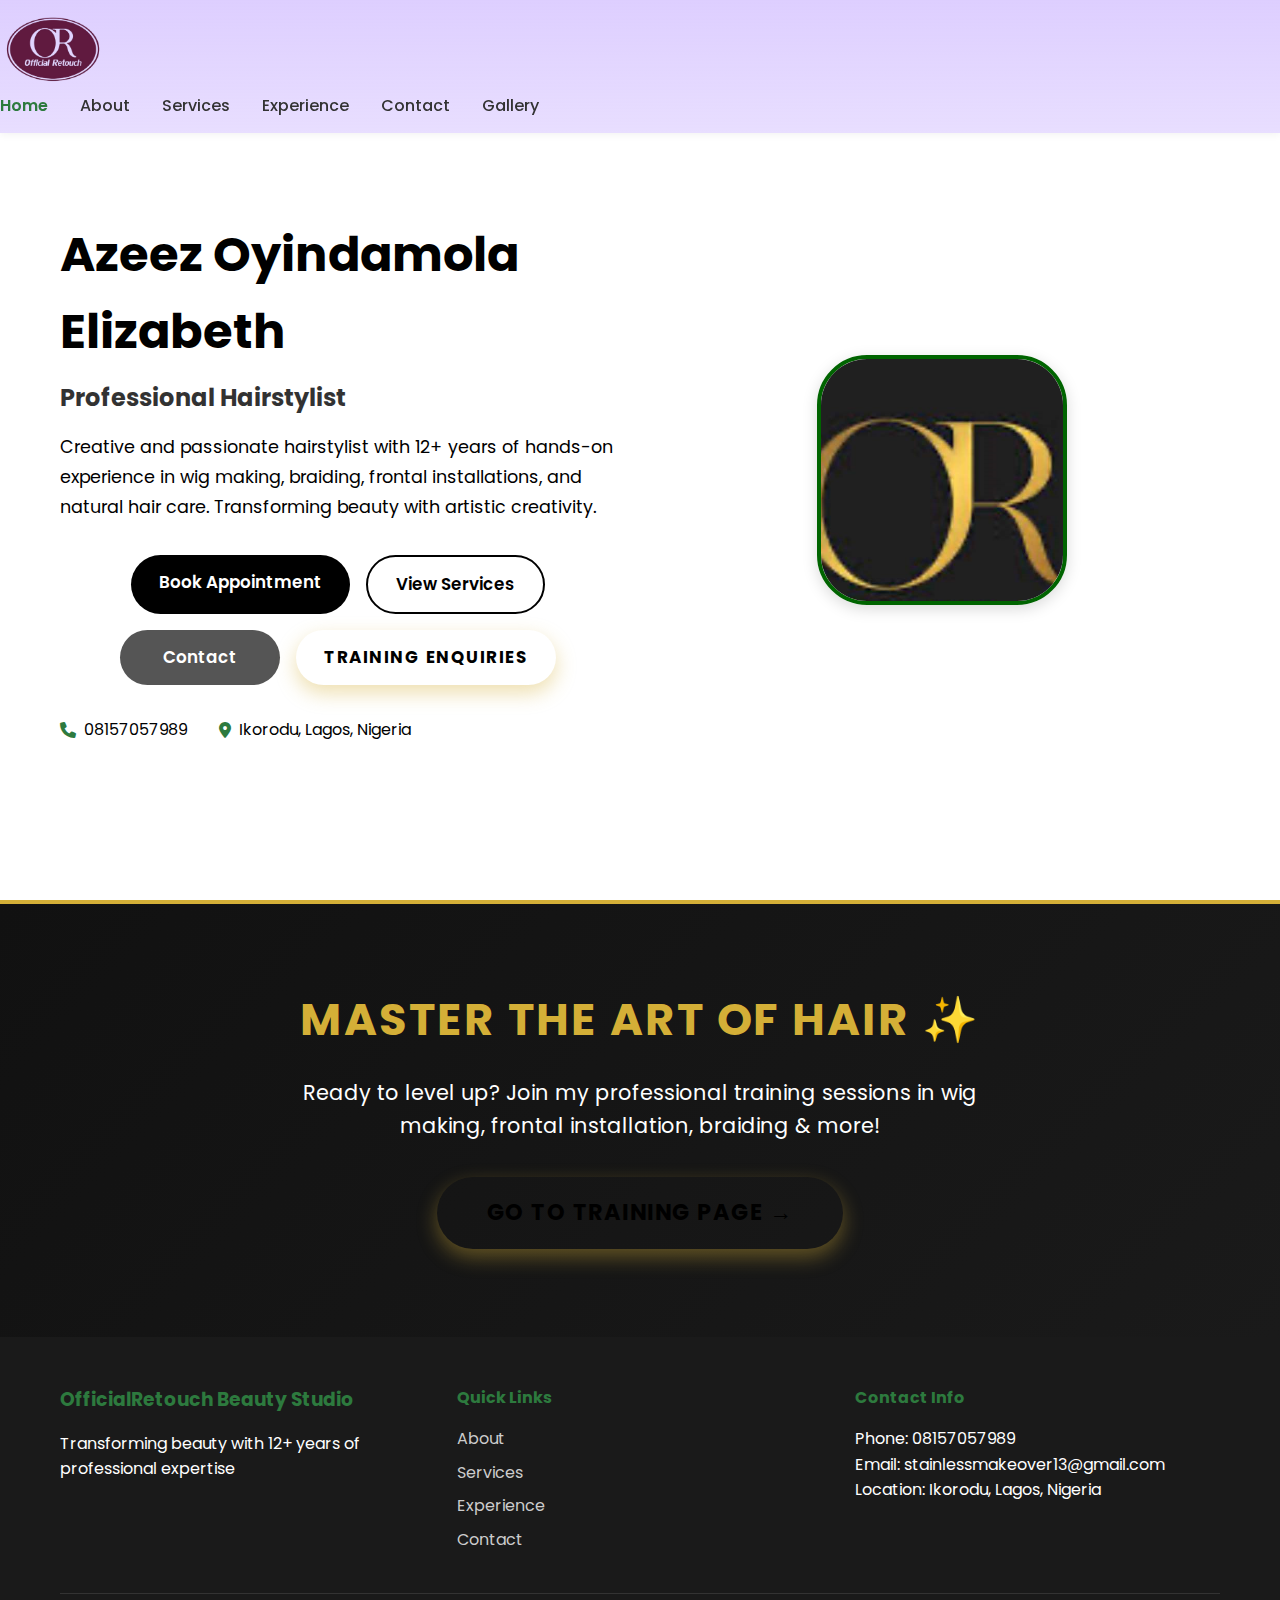
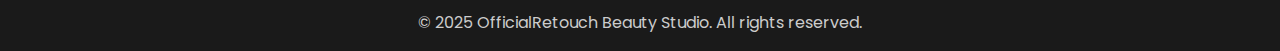
<file: index.html>
<!DOCTYPE html>
<html lang="en">
<head>
    <meta charset="UTF-8">
    <meta name="viewport" content="width=device-width, initial-scale=1.0">
    <title>Azeez Oyindamola Elizabeth - Professional Hairstylist | OfficialRetouch Beauty Studio</title>
    <meta name="description" content="Professional hairstylist with 12+ years experience in wig making, braiding, frontal installations, and natural hair care. Book your appointment today!">
    <link rel="stylesheet" href="styles.css">
    <link href="https://fonts.googleapis.com/css2?family=Poppins:wght@300;400;600;700&display=swap" rel="stylesheet">
    <link rel="stylesheet" href="https://cdnjs.cloudflare.com/ajax/libs/font-awesome/6.0.0/css/all.min.css">
</head>
<body>
 <!-- Navigation -->
    <nav class="navbar">
        <div class="nav-logo">
            <a href="index.html">
                <img src="img/logo--png.png" alt="OfficialRetouch Logo" class="logo-img">
            </a>
        </div>
        <div class="nav-menu">
            <a href="index.html" class="nav-link">Home</a>
            <a href="about.html" class="nav-link">About</a>
            <a href="services.html" class="nav-link">Services</a>
            <a href="experience.html" class="nav-link">Experience</a>
            <a href="contact.html" class="nav-link">Contact</a>
            <a href="gallery.html" class="nav-link">Gallery</a>
        </div>
        <div class="hamburger">
            <span class="bar"></span>
            <span class="bar"></span>
            <span class="bar"></span>
        </div>
    </nav>

    <section id="home" class="hero motion-fade-up">
        <div class="hero-container">
            <div class="hero-content">
                <h1>Azeez Oyindamola Elizabeth</h1>
                <h2>Professional Hairstylist</h2>
                <p class="hero-description">
                    Creative and passionate hairstylist with 12+ years of hands-on experience in wig making, 
                    braiding, frontal installations, and natural hair care. Transforming beauty with artistic creativity.
                </p>
                <div class="hero-buttons">
                    <a href="https://wa.me/message/IMYIBYGWZEG7B1" target="_blank" rel="noopener" class="btn btn-primary">Book Appointment</a>
                    <a href="services.html" class="btn btn-secondary">View Services</a>
                    <a href="contact.html" class="btn btn-contact">Contact</a>
                    <a href="training-enquires.html" class="btn btn-training">Training Enquiries</a>
                </div>
                <div class="hero-contact">
                    <div class="contact-item">
                        <i class="fas fa-phone"></i>
                        <span>08157057989</span>
                    </div>
                    <div class="contact-item">
                        <i class="fas fa-map-marker-alt"></i>
                        <span>Ikorodu, Lagos, Nigeria</span>
                    </div>
                </div>
            </div>
            <div class="hero-image">
                <div class="profile-photo">
                    <img src="img/LOGO.png" alt="Azeez Oyindamola Elizabeth">
                </div>
            </div>
        </div>
    </section>

    <!-- Prominent Training Link Section (kept as it was) -->
    <section class="training-promo">
        <div class="promo-container">
            <h2>Master the Art of Hair ✨</h2>
            <p>Ready to level up? Join my professional training sessions in wig making, frontal installation, braiding & more!</p>
            <a href="training-enquires.html" class="btn btn-training">Go to Training Page →</a>
        </div>
    </section>

    <footer class="footer">
        <div class="container">
            <div class="footer-content">
                <div class="footer-section">
                    <h3>OfficialRetouch Beauty Studio</h3>
                    <p>Transforming beauty with 12+ years of professional expertise</p>
                </div>
                <div class="footer-section">
                    <h4>Quick Links</h4>
                    <ul>
                        <li><a href="about.html">About</a></li>
                        <li><a href="services.html">Services</a></li>
                        <li><a href="experience.html">Experience</a></li>
                        <li><a href="contact.html">Contact</a></li>
                    </ul>
                </div>
                <div class="footer-section">
                    <h4>Contact Info</h4>
                    <p>Phone: 08157057989</p>
                    <p>Email: stainlessmakeover13@gmail.com</p>
                    <p>Location: Ikorodu, Lagos, Nigeria</p>
                </div>
            </div>
            <div class="footer-bottom">
                <p>&copy; 2025 OfficialRetouch Beauty Studio. All rights reserved.</p>
            </div>
        </div>
    </footer>

    <script src="script.js"></script>
</body>
</html>
</file>
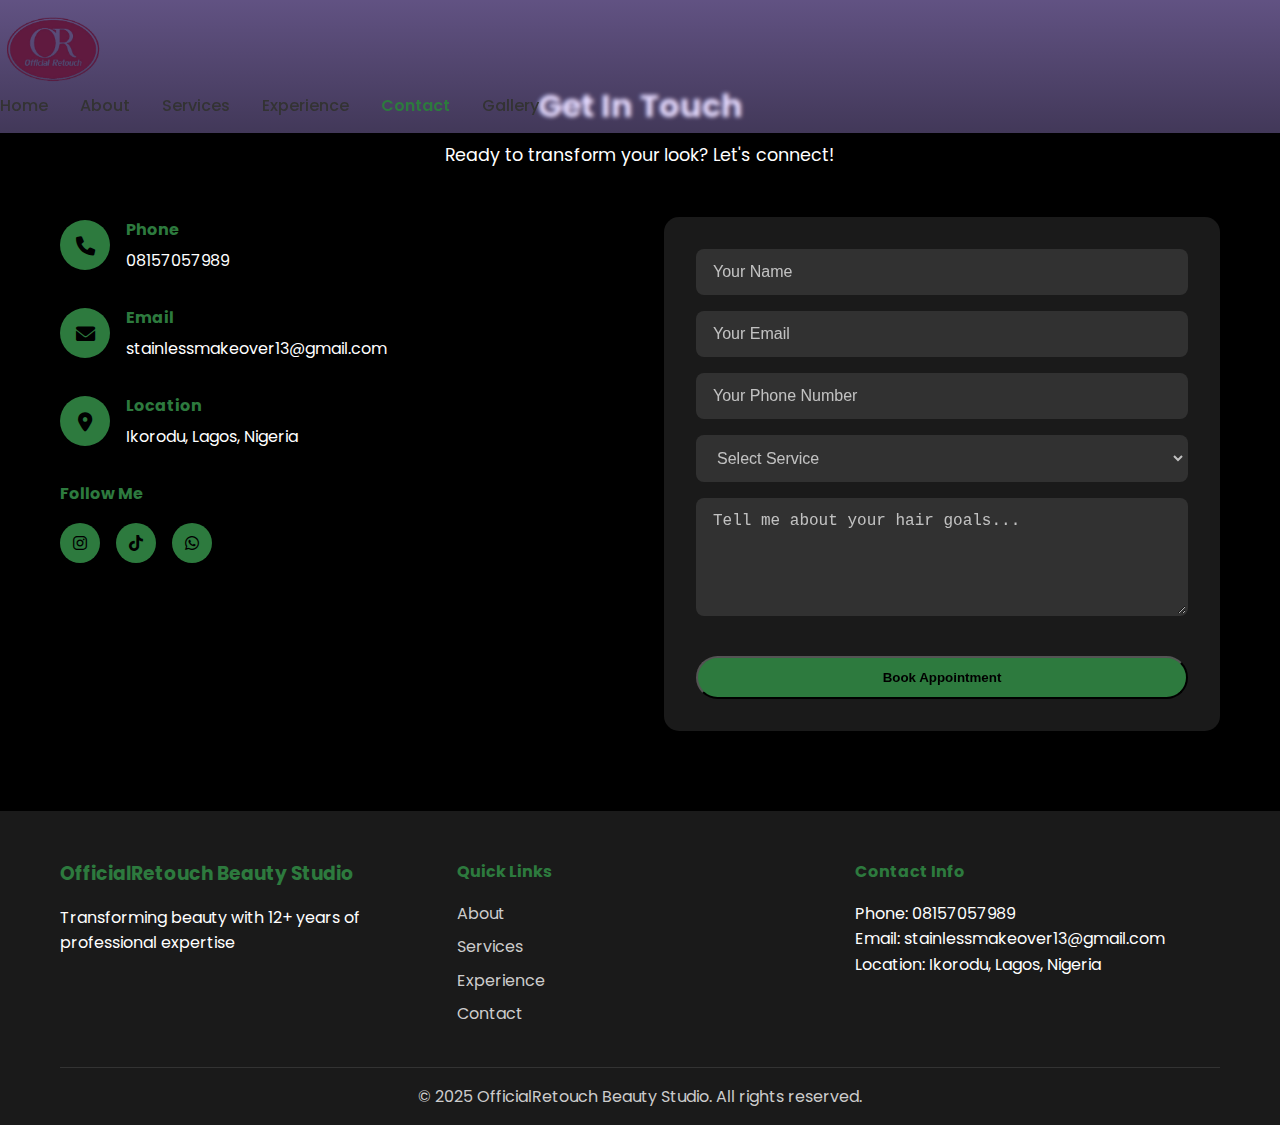
<file: contact.html>
<!DOCTYPE html>
<html lang="en">
<head>
    <meta charset="UTF-8">
    <meta name="viewport" content="width=device-width, initial-scale=1.0">
    <title>Contact Me - Get In Touch | OfficialRetouch Beauty Studio</title>
    <meta name="description" content="Contact Azeez Oyindamola Elizabeth for professional hair services. Book appointments via phone, email, WhatsApp or visit us in Ikorodu, Lagos.">
    <link rel="stylesheet" href="styles.css">
    <link href="https://fonts.googleapis.com/css2?family=Poppins:wght@300;400;600;700&display=swap" rel="stylesheet">
    <link rel="stylesheet" href="https://cdnjs.cloudflare.com/ajax/libs/font-awesome/6.0.0/css/all.min.css">
</head>
<body>
   <!-- Navigation -->
    <nav class="navbar">
        <div class="nav-logo">
    <a href="index.html">
        <img src="img/logo--png.png" alt="OfficialRetouch Logo" class="logo-img">
    </a>
</div>
            <div class="nav-menu">
                <a href="index.html" class="nav-link">Home</a>
                <a href="about.html" class="nav-link active">About</a>
                <a href="services.html" class="nav-link">Services</a>
                <a href="experience.html" class="nav-link">Experience</a>
                <a href="contact.html" class="nav-link">Contact</a>
                <a href="gallery.html" class="nav-link">Gallery</a>
            </div>
            <div class="hamburger">
                <span class="bar"></span>
                <span class="bar"></span>
                <span class="bar"></span>
            </div>
        </div>
    </nav>
    
    <!-- Contact Section -->
    <section class="contact">
        <div class="container">
            <div class="section-header">
                <h2>Get In Touch</h2>
                <p>Ready to transform your look? Let's connect!</p>
            </div>
            <div class="contact-content">
                <div class="contact-info motion-fade-right">
                    <div class="contact-item">
                        <div class="contact-icon">
                            <i class="fas fa-phone"></i>
                        </div>
                        <div class="contact-details">
                            <h4>Phone</h4>
                            <p>08157057989</p>
                        </div>
                    </div>
                    <div class="contact-item">
                        <div class="contact-icon">
                            <i class="fas fa-envelope"></i>
                        </div>
                        <div class="contact-details">
                            <h4>Email</h4>
                            <p>stainlessmakeover13@gmail.com</p>
                        </div>
                    </div>
                    <div class="contact-item">
                        <div class="contact-icon">
                            <i class="fas fa-map-marker-alt"></i>
                        </div>
                        <div class="contact-details">
                            <h4>Location</h4>
                            <p>Ikorodu, Lagos, Nigeria</p>
                        </div>
                    </div>
                    <div class="social-links">
                        <h4>Follow Me</h4>
                        <div class="social-icons">
                            <a href="https://instagram.com/officialretouchbeauty" target="_blank">
                                <i class="fab fa-instagram"></i>
                            </a>
                            <a href="https://tiktok.com/@officialretouch" target="_blank">
                                <i class="fab fa-tiktok"></i>
                            </a>
                            <a href="https://wa.me/message/IMYIBYGWZEG7B1" target="_blank">
                                <i class="fab fa-whatsapp"></i>
                            </a>
                        </div>
                    </div>
                </div>
                <div class="contact-form motion-fade-left">
                    <form>
                        <div class="form-group">
                            <input type="text" name="name" placeholder="Your Name" required>
                        </div>
                        <div class="form-group">
                            <input type="email" name="email" placeholder="Your Email" required>
                        </div>
                        <div class="form-group">
                            <input type="tel" name="phone" placeholder="Your Phone Number">
                        </div>
                        <div class="form-group">
                            <select name="service" required>
                                <option value="">Select Service</option>
                                <option value="wig-making">Wig Making & Styling</option>
                                <option value="frontal-installation">Frontal Installation</option>
                                <option value="braiding">Braiding</option>
                                <option value="natural-hair-care">Natural Hair Care</option>
                                <option value="dreadlocks">Dreadlocks</option>
                                <option value="training">Training</option>
                                <option value="consultation">Consultation</option>
                            </select>
                        </div>
                        <div class="form-group">
                            <textarea name="message" placeholder="Tell me about your hair goals..." rows="5"></textarea>
                        </div>
                        <button type="submit" class="btn btn-primary">Book Appointment</button>
                    </form>
                </div>
            </div>
        </div>
    </section>

    <!-- Footer -->
    <footer class="footer">
        <div class="container">
            <div class="footer-content">
                <div class="footer-section">
                    <h3>OfficialRetouch Beauty Studio</h3>
                    <p>Transforming beauty with 12+ years of professional expertise</p>
                </div>
                <div class="footer-section">
                    <h4>Quick Links</h4>
                    <ul>
                        <li><a href="about.html">About</a></li>
                        <li><a href="services.html">Services</a></li>
                        <li><a href="experience.html">Experience</a></li>
                        <li><a href="contact.html">Contact</a></li>
                    </ul>
                </div>
                <div class="footer-section">
                    <h4>Contact Info</h4>
                    <p>Phone: 08157057989</p>
                    <p>Email: stainlessmakeover13@gmail.com</p>
                    <p>Location: Ikorodu, Lagos, Nigeria</p>
                </div>
            </div>
            <div class="footer-bottom">
                <p>&copy; 2025 OfficialRetouch Beauty Studio. All rights reserved.</p>
            </div>
        </div>
    </footer>

    <script src="script.js"></script>
</body>
</html>
</file>
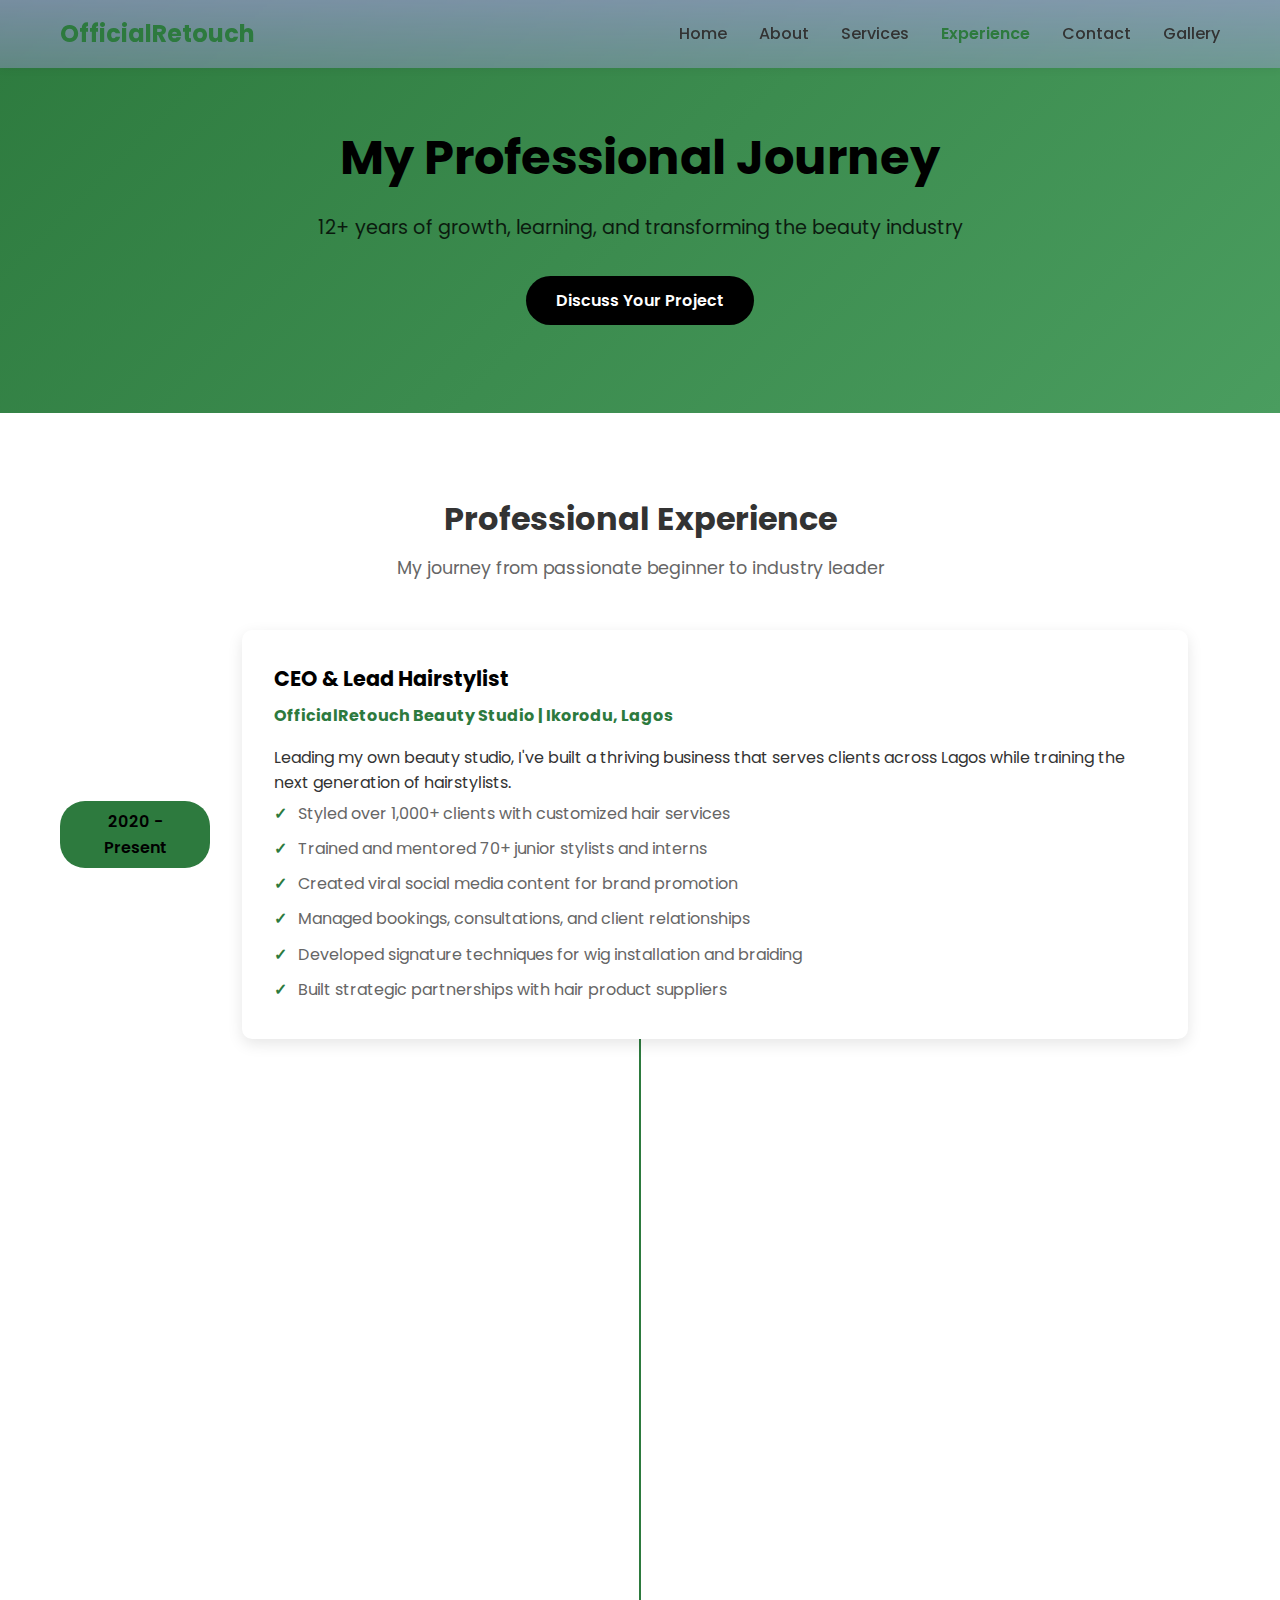
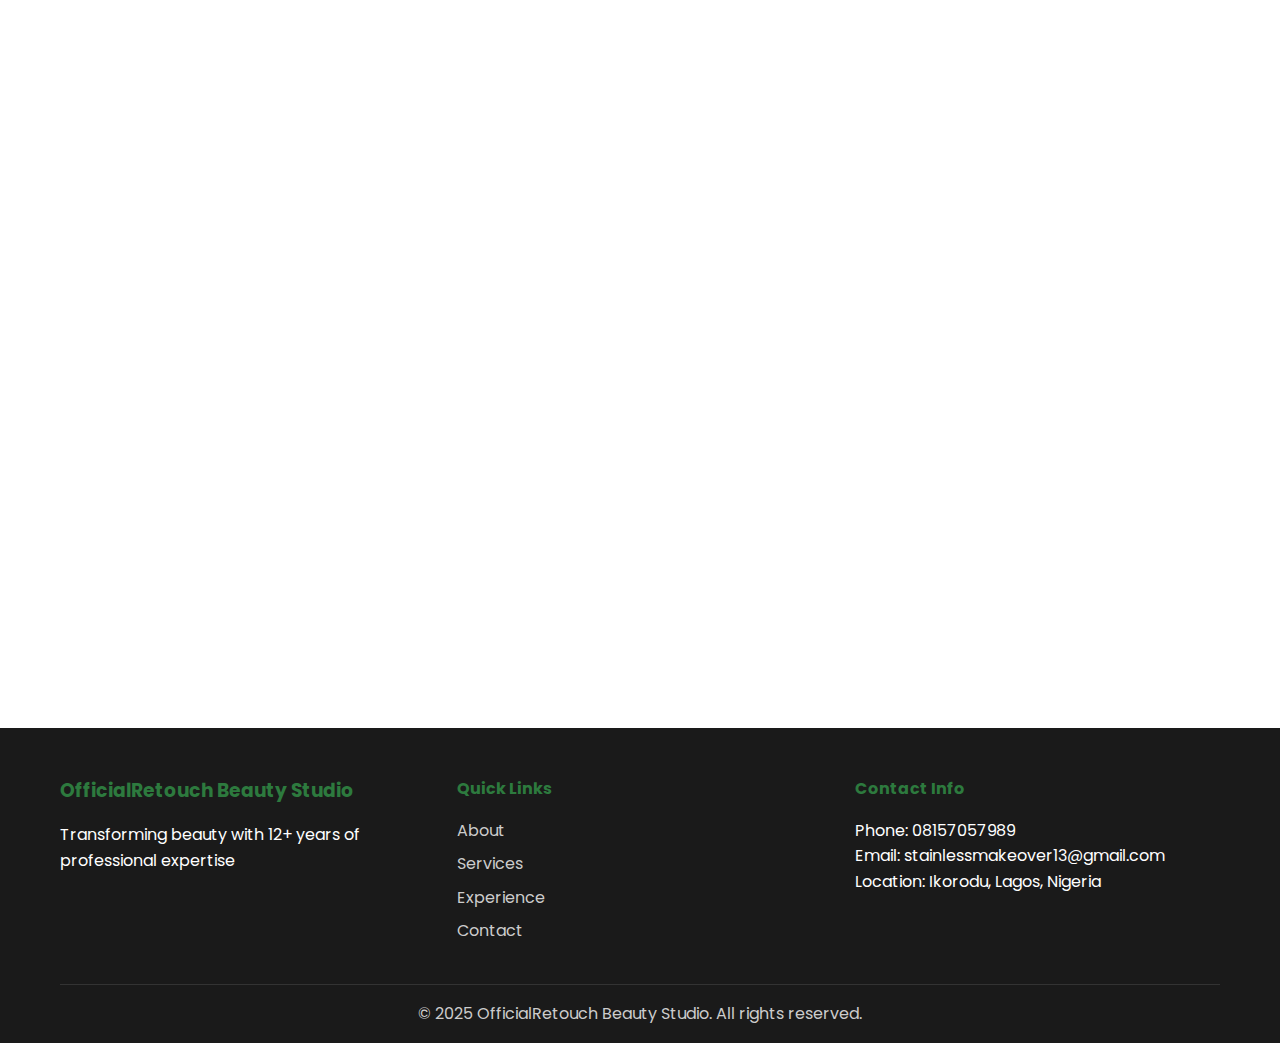
<file: experience.html>
<!DOCTYPE html>
<html lang="en">
<head>
    <meta charset="UTF-8">
    <meta name="viewport" content="width=device-width, initial-scale=1.0">
    <title>My Experience & Education - Professional Journey | OfficialRetouch Beauty Studio</title>
    <meta name="description" content="Explore the professional journey of Azeez Oyindamola Elizabeth - from trainee to CEO, with 12+ years of experience and extensive certifications in hairstyling.">
    <link rel="stylesheet" href="styles.css">
    <link href="https://fonts.googleapis.com/css2?family=Poppins:wght@300;400;600;700&display=swap" rel="stylesheet">
    <link rel="stylesheet" href="https://cdnjs.cloudflare.com/ajax/libs/font-awesome/6.0.0/css/all.min.css">
</head>
<body>
      <!-- Navigation -->
    <nav class="navbar">
        <div class="nav-container">
            <div class="nav-logo">
                <h2>OfficialRetouch</h2>
            </div>
            <div class="nav-menu">
                <a href="index.html" class="nav-link">Home</a>
                <a href="about.html" class="nav-link active">About</a>
                <a href="services.html" class="nav-link">Services</a>
                <a href="experience.html" class="nav-link">Experience</a>
                <a href="contact.html" class="nav-link">Contact</a>
                <a href="gallery.html" class="nav-link">Gallery</a>
            </div>
            <div class="hamburger">
                <span class="bar"></span>
                <span class="bar"></span>
                <span class="bar"></span>
            </div>
        </div>
    </nav>
    <!-- Page Hero -->
    <section class="page-hero motion-fade-up">
        <div class="container">
            <div class="page-hero-content">
                <h1>My Professional Journey</h1>
                <p>12+ years of growth, learning, and transforming the beauty industry</p>
                <a href="https://wa.me/message/IMYIBYGWZEG7B1" target="_blank" rel="noopener" class="btn btn-primary">Discuss Your Project</a>
            </div>
        </div>
    </section>

    <!-- Experience Timeline -->
    <section class="experience motion-fade-up">
        <div class="container">
            <div class="section-header">
                <h2>Professional Experience</h2>
                <p>My journey from passionate beginner to industry leader</p>
            </div>
            <div class="timeline">
                <div class="timeline-item motion-fade-left">
                    <div class="timeline-date">2020 - Present</div>
                    <div class="timeline-content">
                        <h3>CEO & Lead Hairstylist</h3>
                        <h4>OfficialRetouch Beauty Studio | Ikorodu, Lagos</h4>
                        <p>Leading my own beauty studio, I've built a thriving business that serves clients across Lagos while training the next generation of hairstylists.</p>
                        <ul>
                            <li>Styled over 1,000+ clients with customized hair services</li>
                            <li>Trained and mentored 70+ junior stylists and interns</li>
                            <li>Created viral social media content for brand promotion</li>
                            <li>Managed bookings, consultations, and client relationships</li>
                            <li>Developed signature techniques for wig installation and braiding</li>
                            <li>Built strategic partnerships with hair product suppliers</li>
                        </ul>
                    </div>
                </div>
                
                <div class="timeline-item motion-fade-right">
                    <div class="timeline-date">2018 - 2020</div>
                    <div class="timeline-content">
                        <h3>Trainee & Hairstylist</h3>
                        <h4>Stainless Unique Salon | Ikorodu, Lagos</h4>
                        <p>This was my formal training ground where I honed my technical skills under expert supervision and learned the business side of the beauty industry.</p>
                        <ul>
                            <li>Trained under senior stylists to sharpen technical skills</li>
                            <li>Improved creative styling techniques under professional supervision</li>
                            <li>Learned advanced wig construction methods</li>
                            <li>Developed customer service and consultation skills</li>
                            <li>Mastered sterilization and safety protocols</li>
                        </ul>
                    </div>
                </div>
                
                <div class="timeline-item motion-fade-left">
                    <div class="timeline-date">2013 - Present</div>
                    <div class="timeline-content">
                        <h3>Freelance Hairstylist</h3>
                        <h4>Lagos, Nigeria</h4>
                        <p>Started my entrepreneurial journey providing mobile hair services, building a foundation of loyal clients through exceptional service and results.</p>
                        <ul>
                            <li>Delivered home services for wig installations, braids, and natural hair care</li>
                            <li>Built loyal customer base through referrals and consistent results</li>
                            <li>Leveraged social media for brand visibility and client acquisition</li>
                            <li>Developed mobile service protocols and equipment setup</li>
                            <li>Established pricing strategies and service packages</li>
                        </ul>
                    </div>
                </div>
            </div>
        </div>
    </section>

    <!-- Education & Certifications -->
    <section class="education-detailed motion-fade-up">
        <div class="container">
            <div class="section-header">
                <h2>Education & Certifications</h2>
                <p>Continuous learning to stay at the forefront of the industry</p>
            </div>
            
            <!-- Academic Education -->
            <div class="education-category">
                <h3>Academic Education</h3>
                <div class="education-grid-detailed motion-stagger">
                    <div class="education-card motion-zoom-in">
                        <div class="education-year">2021</div>
                        <div class="education-content">
                            <h4>Higher National Diploma (HND)</h4>
                            <h5>Business Administration</h5>
                            <p>Advanced business management skills that help me run OfficialRetouch Beauty Studio effectively, including financial management, marketing, and operations.</p>
                        </div>
                    </div>
                    
                    <div class="education-card motion-zoom-in">
                        <div class="education-year">2018</div>
                        <div class="education-content">
                            <h4>National Diploma (ND)</h4>
                            <h5>Business Administration</h5>
                            <p>Foundation in business principles that prepared me for entrepreneurship and understanding the commercial aspects of the beauty industry.</p>
                        </div>
                    </div>
                </div>
            </div>

            <!-- Professional Certifications -->
            <div class="education-category">
                <h3>Professional Certifications</h3>
                <div class="education-grid-detailed motion-stagger">
                    <div class="education-card motion-zoom-in">
                        <div class="education-year">2025</div>
                        <div class="education-content">
                            <h4>Advanced Wig Making & Installation</h4>
                            <h5>Sewing Machine Specialization</h5>
                            <p>Latest certification in advanced wig construction techniques using professional sewing machines for superior quality and durability.</p>
                        </div>
                    </div>
                    
                    <div class="education-card motion-zoom-in">
                        <div class="education-year">2025</div>
                        <div class="education-content">
                            <h4>Content Creation & Light Setup</h4>
                            <h5>Digital Marketing for Beauty</h5>
                            <p>Modern skills in photography, lighting, and content creation to effectively showcase work and build brand presence on social media.</p>
                        </div>
                    </div>
                    
                    <div class="education-card motion-zoom-in">
                        <div class="education-year">2024</div>
                        <div class="education-content">
                            <h4>Professional Hairstyling Training</h4>
                            <h5>Bohaircentric Academy</h5>
                            <p>Comprehensive training in contemporary hairstyling techniques, trend analysis, and advanced color theory.</p>
                        </div>
                    </div>
                    
                    <div class="education-card motion-zoom-in">
                        <div class="education-year">2023</div>
                        <div class="education-content">
                            <h4>Hair Care Product Knowledge</h4>
                            <h5>Product Specialization</h5>
                            <p>Deep understanding of hair care products, their chemical compositions, and how to recommend the right products for different hair types.</p>
                        </div>
                    </div>
                    
                    <div class="education-card motion-zoom-in">
                        <div class="education-year">Ongoing</div>
                        <div class="education-content">
                            <h4>Hairdressing & Cosmetology</h4>
                            <h5>Stainless Unique Salon</h5>
                            <p>Foundational certification in hairdressing and cosmetology, trained under expert supervision with hands-on practical experience.</p>
                        </div>
                    </div>
                </div>
            </div>
        </div>
    </section>

    <!-- Skills & Languages -->
    <section class="skills-languages motion-fade-up">
        <div class="container">
            <div class="skills-languages-grid">
                <div class="languages-section motion-fade-right">
                    <h3>Languages</h3>
                    <div class="language-item">
                        <div class="language-info">
                            <h4>English</h4>
                            <span class="proficiency">Fluent</span>
                        </div>
                        <div class="language-bar">
                            <div class="language-progress" style="width: 100%"></div>
                        </div>
                    </div>
                    <div class="language-item">
                        <div class="language-info">
                            <h4>Yoruba</h4>
                            <span class="proficiency">Fluent</span>
                        </div>
                        <div class="language-bar">
                            <div class="language-progress" style="width: 100%"></div>
                        </div>
                    </div>
                </div>
                
                <div class="hobbies-section motion-fade-left">
                    <h3>Personal Interests</h3>
                    <div class="hobby-grid">
                        <div class="hobby-item">
                            <i class="fas fa-palette"></i>
                            <span>Creative Crafting</span>
                        </div>
                        <div class="hobby-item">
                            <i class="fas fa-music"></i>
                            <span>Dancing</span>
                        </div>
                        <div class="hobby-item">
                            <i class="fas fa-users"></i>
                            <span>Talking & Networking</span>
                        </div>
                    </div>
                </div>
            </div>
        </div>
    </section>

    <!-- Achievements -->
    <section class="achievements-section motion-fade-up">
        <div class="container">
            <div class="section-header">
                <h2>Key Achievements</h2>
                <p>Milestones that define my professional journey</p>
            </div>
            <div class="achievements-detailed motion-stagger">
                <div class="achievement-detailed motion-zoom-in">
                    <div class="achievement-icon">
                        <i class="fas fa-users"></i>
                    </div>
                    <div class="achievement-content">
                        <h4><span class="count" data-target="1000">0</span>+ Clients Served</h4>
                        <p>Successfully transformed the look and confidence of over 1,000 clients with personalized hair services</p>
                    </div>
                </div>
                
                <div class="achievement-detailed motion-zoom-in">
                    <div class="achievement-icon">
                        <i class="fas fa-graduation-cap"></i>
                    </div>
                    <div class="achievement-content">
                        <h4><span class="count" data-target="70">0</span>+ Stylists Trained</h4>
                        <p>Mentored and trained over 70 junior stylists and interns, contributing to industry growth</p>
                    </div>
                </div>
                
                <div class="achievement-detailed motion-zoom-in">
                    <div class="achievement-icon">
                        <i class="fas fa-award"></i>
                    </div>
                    <div class="achievement-content">
                        <h4><span class="count" data-target="12">0</span>+ Years Experience</h4>
                        <p>Over a decade of continuous learning, growth, and excellence in the beauty industry</p>
                    </div>
                </div>
                
                <div class="achievement-detailed motion-zoom-in">
                    <div class="achievement-icon">
                        <i class="fas fa-building"></i>
                    </div>
                    <div class="achievement-content">
                        <h4>Studio Owner & CEO</h4>
                        <p>Built and manage OfficialRetouch Beauty Studio, a thriving business in Lagos</p>
                    </div>
                </div>
            </div>
        </div>
    </section>

    <!-- Call to Action -->
    <section class="cta-section motion-fade-up">
        <div class="container">
            <div class="cta-content">
                <h2>Let's Create Something Beautiful Together</h2>
                <p>With 12+ years of experience and continuous learning, I'm ready to transform your hair vision into reality</p>
                <div class="cta-buttons">
                    <a href="https://wa.me/message/IMYIBYGWZEG7B1" target="_blank" rel="noopener" class="btn btn-primary">Book Appointment</a>
                    <a href="services.html" class="btn btn-secondary">View Services</a>
                </div>
            </div>
        </div>
    </section>

    <!-- Footer -->
    <footer class="footer">
        <div class="container">
            <div class="footer-content">
                <div class="footer-section">
                    <h3>OfficialRetouch Beauty Studio</h3>
                    <p>Transforming beauty with 12+ years of professional expertise</p>
                </div>
                <div class="footer-section">
                    <h4>Quick Links</h4>
                    <ul>
                        <li><a href="about.html">About</a></li>
                        <li><a href="services.html">Services</a></li>
                        <li><a href="experience.html">Experience</a></li>
                        <li><a href="contact.html">Contact</a></li>
                    </ul>
                </div>
                <div class="footer-section">
                    <h4>Contact Info</h4>
                    <p>Phone: 08157057989</p>
                    <p>Email: stainlessmakeover13@gmail.com</p>
                    <p>Location: Ikorodu, Lagos, Nigeria</p>
                </div>
            </div>
            <div class="footer-bottom">
                <p>&copy; 2025 OfficialRetouch Beauty Studio. All rights reserved.</p>
            </div>
        </div>
    </footer>

    <script src="script.js"></script>
</body>
</html>
</file>
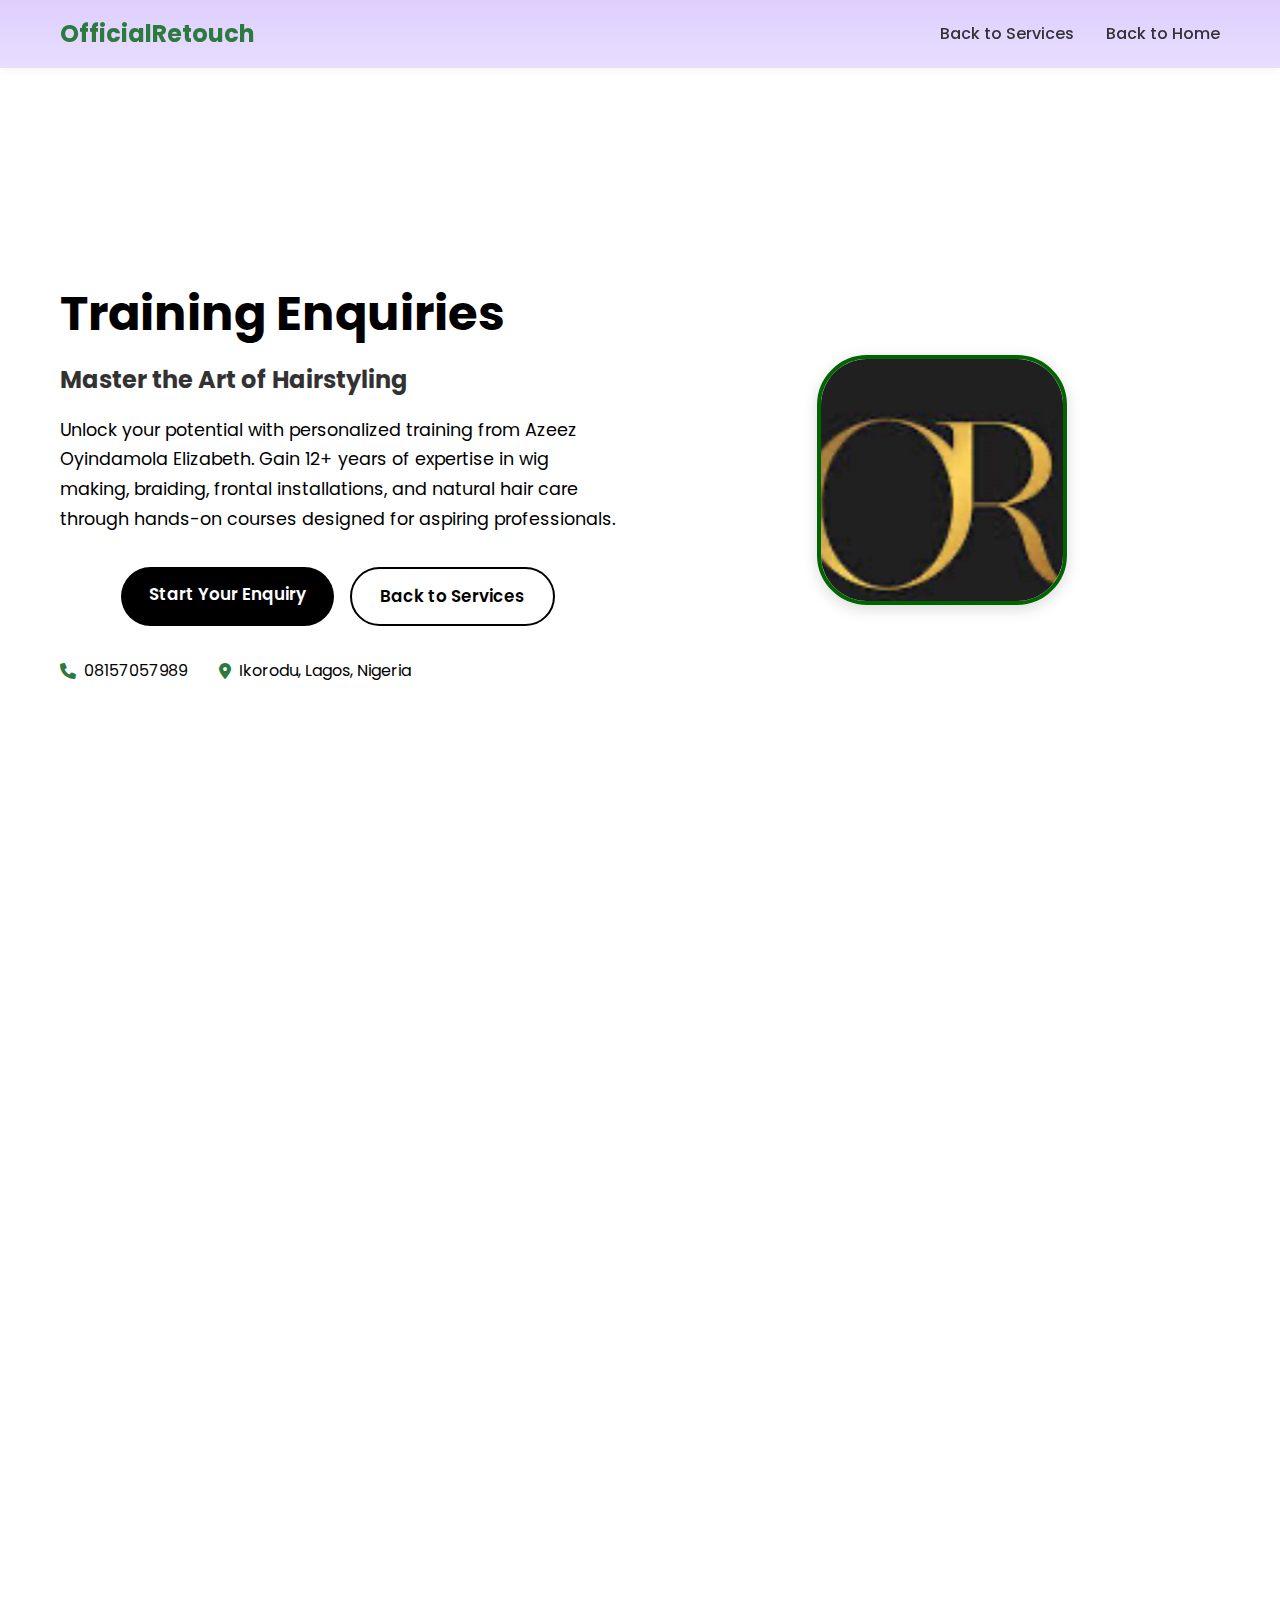
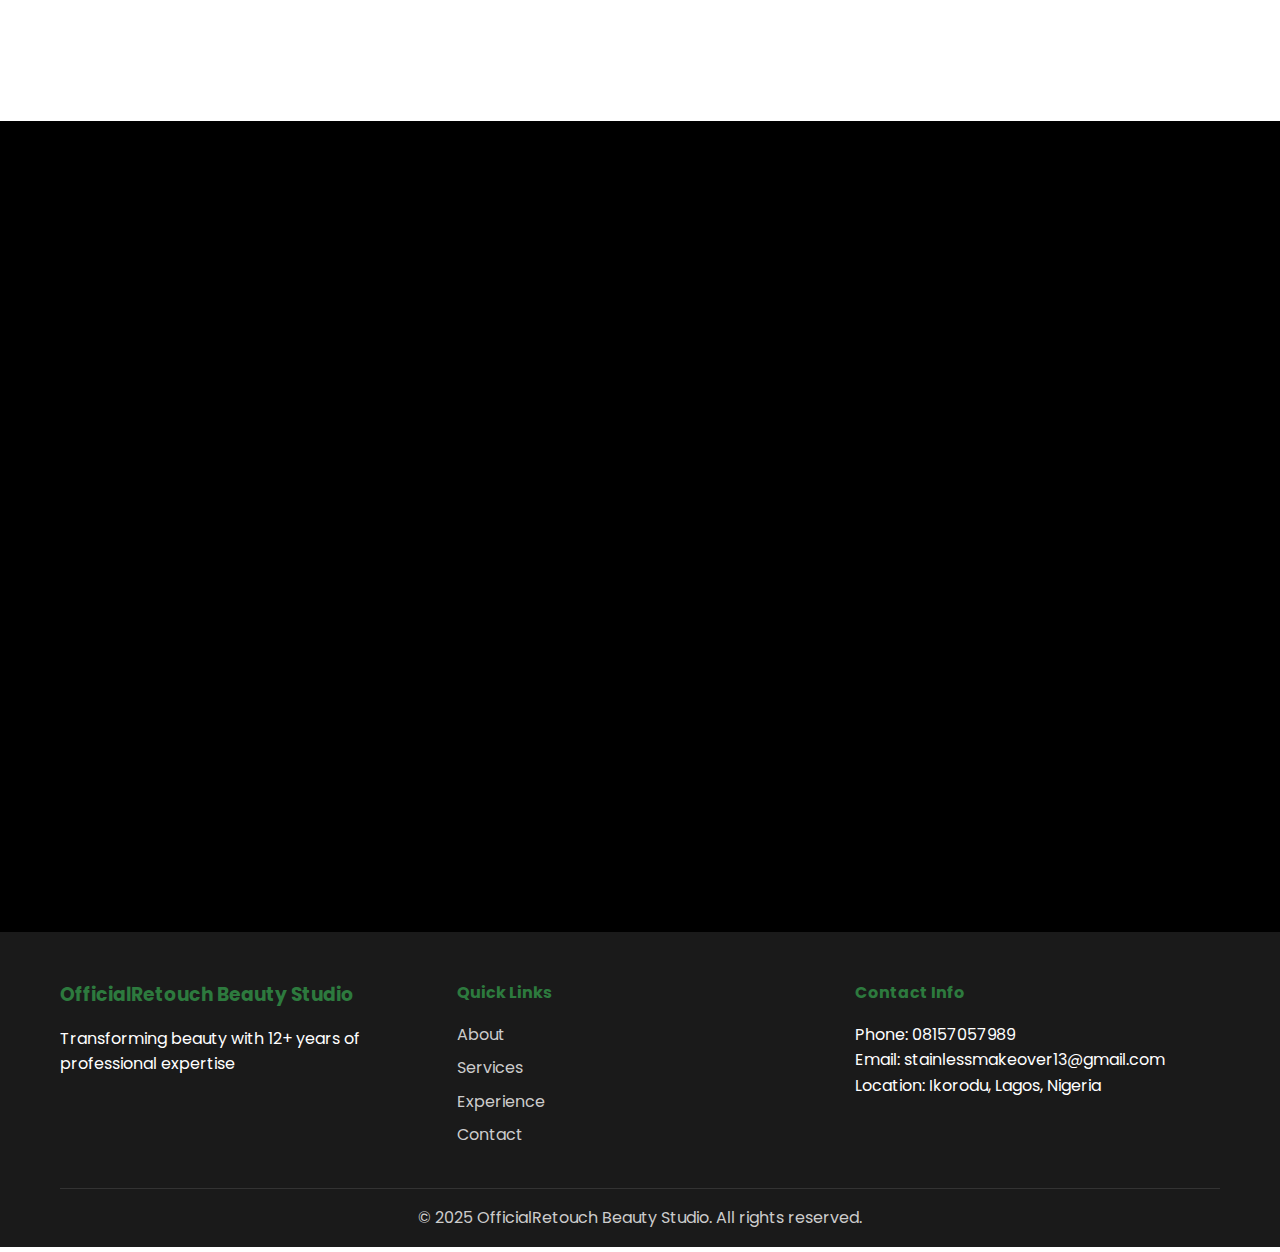
<file: training-enquires.html>
<!DOCTYPE html>
<html lang="en">
<head>
    <meta charset="UTF-8">
    <meta name="viewport" content="width=device-width, initial-scale=1.0">
    <title>Training Enquiries - OfficialRetouch Beauty Studio</title>
    <meta name="description" content="Elevate your hairstyling skills with expert training in wig making, braiding, frontal installations, and natural hair care. Enquire today with 12+ years of professional guidance.">
    <link rel="stylesheet" href="styles.css">
    <link href="https://fonts.googleapis.com/css2?family=Poppins:wght@300;400;600;700&display=swap" rel="stylesheet">
    <link rel="stylesheet" href="https://cdnjs.cloudflare.com/ajax/libs/font-awesome/6.0.0/css/all.min.css">
    <style>
        /* Light theme overrides for contact form on services/training page */
        .contact-form.light {
            background: white;
            box-shadow: 0 5px 15px rgba(0,0,0,0.1);
        }
        .contact-form.light .form-group input,
        .contact-form.light .form-group select,
        .contact-form.light .form-group textarea {
            background: white;
            color: var(--text-dark);
            border: 1px solid #ddd;
        }
        .contact-form.light .form-group input::placeholder,
        .contact-form.light .form-group textarea::placeholder {
            color: var(--text-light);
        }
        .contact-form.light .form-group input:focus,
        .contact-form.light .form-group select:focus,
        .contact-form.light .form-group textarea:focus {
            border-color: var(--primary-color);
            box-shadow: 0 5px 15px rgba(212, 175, 55, 0.3);
        }
        .contact-form.light .form-group select {
            color: var(--text-dark);
        }
        .contact-form.light .form-group select option {
            background: white;
            color: var(--text-dark);
        }
        .contact-form.light .form-group label {
            display: block;
            margin-bottom: 0.5rem;
            font-weight: 600;
            color: var(--text-dark);
        }
        /* Section padding and h2 styling */
        .training-section {
            padding: 80px 0;
        }
        .training-section h2 {
            font-size: 2.5rem;
            color: var(--secondary-color);
            margin-bottom: 1rem;
            text-align: center;
        }
        .training-section p {
            font-size: 1.1rem;
            color: var(--text-light);
            text-align: center;
            margin-bottom: 2rem;
        }
        /* Service features list tweaks */
        .service-features {
            max-width: 600px;
            margin: 0 auto 2rem;
        }
    </style>
</head>
<body>
    <!-- Simplified Navigation for Training Page -->
    <nav class="navbar">
        <div class="nav-container">
            <div class="nav-logo">
                <h2>OfficialRetouch</h2>
            </div>
            <div class="nav-menu">
                <a href="services.html" class="nav-link">Back to Services</a>
                <a href="index.html" class="nav-link">Back to Home</a>
            </div>
            <div class="hamburger">
                <span class="bar"></span>
                <span class="bar"></span>
                <span class="bar"></span>
            </div>
        </div>
    </nav>

    <!-- Hero Section (Adapted for Training) -->
    <section id="training-hero" class="hero motion-fade-up">
        <div class="hero-container">
            <div class="hero-content">
                <h1>Training Enquiries</h1>
                <h2>Master the Art of Hairstyling</h2>
                <p class="hero-description">
                    Unlock your potential with personalized training from Azeez Oyindamola Elizabeth. Gain 12+ years of expertise in wig making, braiding, frontal installations, and natural hair care through hands-on courses designed for aspiring professionals.
                </p>
                <div class="hero-buttons">
                    <a href="training.html" class="btn btn-primary">Start Your Enquiry</a>
                    <a href="services.html" class="btn btn-secondary">Back to Services</a>
                </div>
                <div class="hero-contact">
                    <div class="contact-item">
                        <i class="fas fa-phone"></i>
                        <span>08157057989</span>
                    </div>
                    <div class="contact-item">
                        <i class="fas fa-map-marker-alt"></i>
                        <span>Ikorodu, Lagos, Nigeria</span>
                    </div>
                </div>
            </div>
            <div class="hero-image">
                <div class="profile-photo">
                    <img src="img/LOGO.png" alt="OfficialRetouch Beauty Studio">
                </div>
            </div>
        </div>
    </section>

    <!-- Training Details Section -->
    <div class="services-detailed">
        <div class="container">
            <section class="training-section motion-fade-up" id="training-details">
                <h2>About Our Training Programs</h2>
                <p>Whether you're a beginner or seasoned stylist, our courses offer flexible scheduling and small class sizes for maximum learning.</p>
                <ul class="service-features">
                    <li><strong>Beginner Fundamentals:</strong> 4 weeks – Basics of hair care, simple braids, and wig construction. Ideal for newcomers.</li>
                    <li><strong>Advanced Techniques:</strong> 6 weeks – Frontal installations, creative styling, and natural hair treatments. Certification included.</li>
                    <li><strong>Custom Workshops:</strong> 1-2 days – Specialized sessions on trending styles or business skills for stylists.</li>
                    <li><strong>Investment:</strong> Starting at ₦150,000 (includes materials kit). Payment plans available.</li>
                </ul>
                <p style="text-align: center; font-size: 1.1rem; color: var(--text-light);">Trained by certified experts—join hundreds who've transformed their careers!</p>
            </section>
        </div>
    </div>

    <!-- Training Enquiry Section (Adapted from Contact) -->
    <section class="contact" id="enquiry-form">
        <div class="container">
            <div class="section-header motion-fade-up">
                <h2>Ready to Enquire?</h2>
                <p>Fill out the form below, and we'll contact you within 24 hours to discuss dates and details.</p>
            </div>
            <div class="contact-content">
                <div class="contact-info motion-fade-right">
                    <div class="contact-item">
                        <div class="contact-icon">
                            <i class="fas fa-phone"></i>
                        </div>
                        <div class="contact-details">
                            <h4>Phone</h4>
                            <p>08157057989</p>
                        </div>
                    </div>
                    <div class="contact-item">
                        <div class="contact-icon">
                            <i class="fas fa-envelope"></i>
                        </div>
                        <div class="contact-details">
                            <h4>Email</h4>
                            <p>stainlessmakeover13@gmail.com</p>
                        </div>
                    </div>
                    <div class="contact-item">
                        <div class="contact-icon">
                            <i class="fas fa-map-marker-alt"></i>
                        </div>
                        <div class="contact-details">
                            <h4>Location</h4>
                            <p>Ikorodu, Lagos, Nigeria</p>
                        </div>
                    </div>
                    <div class="social-links">
                        <h4>Follow Me</h4>
                        <div class="social-icons">
                            <a href="https://instagram.com/officialretouchbeauty" target="_blank">
                                <i class="fab fa-instagram"></i>
                            </a>
                            <a href="https://tiktok.com/@officialretouch" target="_blank">
                                <i class="fab fa-tiktok"></i>
                            </a>
                            <a href="https://wa.me/message/IMYIBYGWZEG7B1" target="_blank">
                                <i class="fab fa-whatsapp"></i>
                            </a>
                        </div>
                    </div>
                </div>
                <div class="contact-form motion-fade-left">
                    <form action="https://formspree.io/f/your-form-id" method="POST"> <!-- Replace with your Formspree/ backend URL -->
                        <div class="form-group">
                            <input type="text" name="name" placeholder="Your Name" required>
                        </div>
                        <div class="form-group">
                            <input type="email" name="email" placeholder="Your Email" required>
                        </div>
                        <div class="form-group">
                            <input type="tel" name="phone" placeholder="Your Phone Number">
                        </div>
                        <div class="form-group">
                            <select name="course" required>
                                <option value="">Select Training Program</option>
                                <option value="beginner">Beginner Fundamentals</option>
                                <option value="advanced">Advanced Techniques</option>
                                <option value="custom">Custom Workshop</option>
                                <option value="other">Other</option>
                            </select>
                        </div>
                        <div class="form-group">
                            <textarea name="experience" placeholder="Tell us about your experience level (e.g., beginner, 2 years in braiding)..." rows="5" required></textarea>
                        </div>
                        <button type="submit" class="btn btn-primary">Submit Enquiry</button>
                    </form>
                </div>
            </div>
        </div>
    </section>

    <!-- Footer -->
    <footer class="footer">
        <div class="container">
            <div class="footer-content">
                <div class="footer-section">
                    <h3>OfficialRetouch Beauty Studio</h3>
                    <p>Transforming beauty with 12+ years of professional expertise</p>
                </div>
                <div class="footer-section">
                    <h4>Quick Links</h4>
                    <ul>
                        <li><a href="about.html">About</a></li>
                        <li><a href="services.html">Services</a></li>
                        <li><a href="experience.html">Experience</a></li>
                        <li><a href="contact.html">Contact</a></li>
                    </ul>
                </div>
                <div class="footer-section">
                    <h4>Contact Info</h4>
                    <p>Phone: 08157057989</p>
                    <p>Email: stainlessmakeover13@gmail.com</p>
                    <p>Location: Ikorodu, Lagos, Nigeria</p>
                </div>
            </div>
            <div class="footer-bottom">
                <p>&copy; 2025 OfficialRetouch Beauty Studio. All rights reserved.</p>
            </div>
        </div>
    </footer>

    <script src="script.js"></script>
</body>
</html>
</file>
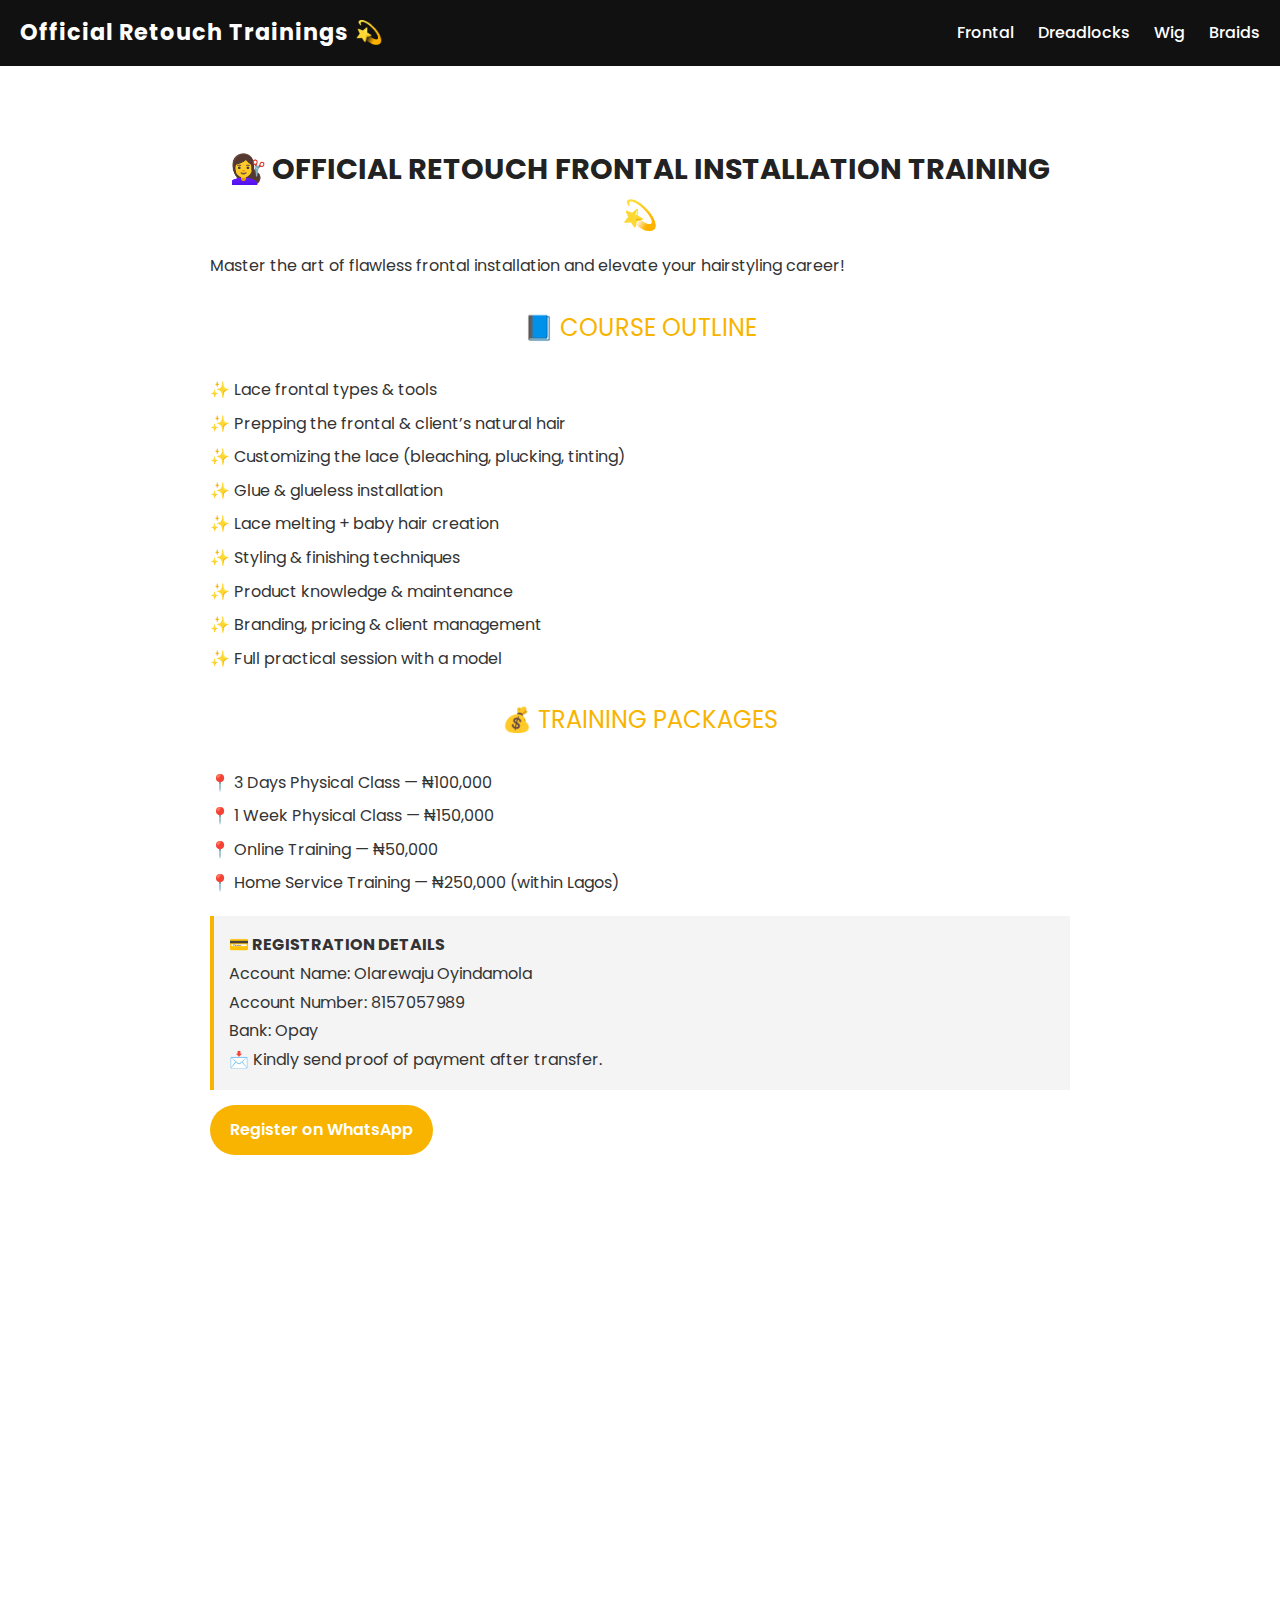
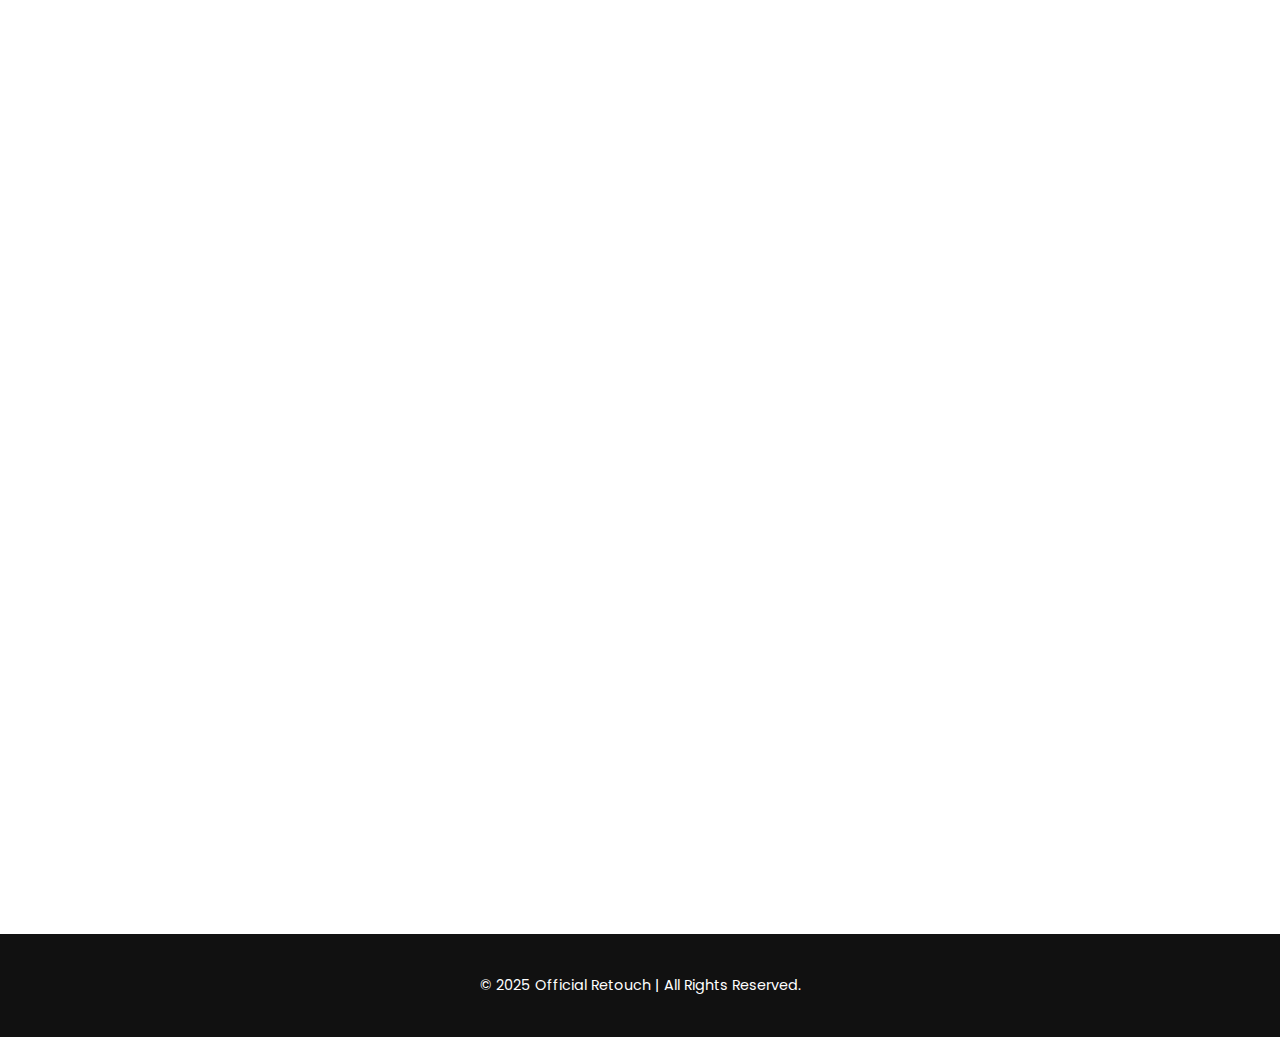
<file: training.html>
<!DOCTYPE html>
<html lang="en">
<head>
    <meta charset="UTF-8">
    <meta name="viewport" content="width=device-width, initial-scale=1.0">
    <title>Official Retouch Trainings</title>
    <link rel="stylesheet" href="styles.css">
    <link href="https://fonts.googleapis.com/css2?family=Poppins:wght@400;600&display=swap" rel="stylesheet">
    <style>
        html {
            scroll-behavior: smooth;
        }

        body {
            background-color: #fff;
            color: #333;
            font-family: 'Poppins', sans-serif;
            line-height: 1.6;
            overflow-x: hidden;
        }

        header {
            position: sticky;
            top: 0;
            z-index: 1000;
            background-color: #111;
            padding: 15px 20px;
            display: flex;
            justify-content: space-between;
            align-items: center;
            color: #fff;
        }

        header h1 {
            font-size: 1.4rem;
            letter-spacing: 1px;
        }

        nav a {
            color: #fff;
            text-decoration: none;
            margin-left: 20px;
            font-weight: 500;
            transition: color 0.3s;
        }

        nav a:hover {
            color: #f8b400;
        }

        section {
            padding: 80px 20px;
            max-width: 900px;
            margin: auto;
        }

        h2 {
            font-size: 1.8rem;
            color: #222;
            margin-bottom: 15px;
            text-align: center;
        }

        .divider {
            text-align: center;
            margin: 30px 0;
            font-size: 1.5rem;
            color: #f8b400;
        }

        .content {
            opacity: 0;
            transform: translateY(30px);
            transition: all 0.8s ease-out;
        }

        .content.visible {
            opacity: 1;
            transform: translateY(0);
        }

        ul {
            list-style-type: none;
            padding-left: 0;
        }

        ul li {
            margin-bottom: 8px;
        }

        a.btn {
            display: inline-block;
            background-color: #f8b400;
            color: #fff;
            padding: 12px 20px;
            border-radius: 30px;
            text-decoration: none;
            font-weight: 600;
            margin-top: 15px;
            transition: background 0.3s;
        }

        a.btn:hover {
            background-color: #d89c00;
        }

        .account {
            background-color: #f4f4f4;
            padding: 15px;
            border-left: 4px solid #f8b400;
            margin-top: 20px;
            line-height: 1.8;
        }

        footer {
            text-align: center;
            padding: 40px 0;
            background: #111;
            color: #fff;
            font-size: 0.9rem;
        }
    </style>
</head>
<body>

<header>
    <h1>Official Retouch Trainings 💫</h1>
    <nav>
        <a href="#frontal">Frontal</a>
        <a href="#dreadlocks">Dreadlocks</a>
        <a href="#wig">Wig</a>
        <a href="#braids">Braids</a>
    </nav>
</header>

<section id="frontal" class="content">
    <h2>💇‍♀ OFFICIAL RETOUCH FRONTAL INSTALLATION TRAINING 💫</h2>
    <p>Master the art of flawless frontal installation and elevate your hairstyling career!</p>

    <div class="divider">📘 COURSE OUTLINE</div>
    <ul>
        <li>✨ Lace frontal types & tools</li>
        <li>✨ Prepping the frontal & client’s natural hair</li>
        <li>✨ Customizing the lace (bleaching, plucking, tinting)</li>
        <li>✨ Glue & glueless installation</li>
        <li>✨ Lace melting + baby hair creation</li>
        <li>✨ Styling & finishing techniques</li>
        <li>✨ Product knowledge & maintenance</li>
        <li>✨ Branding, pricing & client management</li>
        <li>✨ Full practical session with a model</li>
    </ul>

    <div class="divider">💰 TRAINING PACKAGES</div>
    <ul>
        <li>📍 3 Days Physical Class — ₦100,000</li>
        <li>📍 1 Week Physical Class — ₦150,000</li>
        <li>📍 Online Training — ₦50,000</li>
        <li>📍 Home Service Training — ₦250,000 (within Lagos)</li>
    </ul>

    <div class="account">
        <strong>💳 REGISTRATION DETAILS</strong><br>
        Account Name: Olarewaju Oyindamola<br>
        Account Number: 8157057989<br>
        Bank: Opay<br>
        📩 Kindly send proof of payment after transfer.
    </div>

    <a class="btn" href="https://wa.me/2348157057989?text=Hello%20Official%20Retouch%2C%20I%27m%20interested%20in%20the%20Frontal%20Installation%20Training" target="_blank">Register on WhatsApp</a>
</section>

<section id="dreadlocks" class="content">
    <h2>🌿 OFFICIAL RETOUCH DREADLOCKS TRAINING 💫</h2>
    <p>Learn the art of creating, maintaining, and styling beautiful dreadlocks using professional techniques.</p>

    <div class="divider">📘 COURSE OUTLINE</div>
    <ul>
        <li>✨ Introduction to dreadlocks & hair types</li>
        <li>✨ Understanding products, tools & hair preparation</li>
        <li>✨ Starting of all types of locks: comb coil, palm rolling, crochet, instant locking, two-strand twist</li>
        <li>✨ Lock retwist & maintenance</li>
        <li>✨ Styling & finishing of dreadlocks</li>
        <li>✨ Branding, pricing & client management</li>
    </ul>

    <div class="divider">💰 TRAINING PACKAGES</div>
    <ul>
        <li>📍 2 Weeks Physical Class — ₦100,000</li>
        <li>📍 1 Month Physical Class — ₦150,000</li>
        <li>📍 3 Months Physical Class — ₦200,000</li>
    </ul>

    <div class="account">
        <strong>💳 REGISTRATION DETAILS</strong><br>
        Account Name: Olarewaju Oyindamola<br>
        Account Number: 8157057989<br>
        Bank: Opay<br>
        📩 Kindly send proof of payment after transfer.
    </div>

    <a class="btn" href="https://wa.me/2348157057989?text=Hello%20Official%20Retouch%2C%20I%27m%20interested%20in%20the%20Dreadlocks%20Training" target="_blank">Register on WhatsApp</a>
</section>

<section id="wig" class="content">
    <h2>👑 OFFICIAL RETOUCH WIG REVAMPING, STYLING & WIG MAKING TRAINING 💫</h2>
    <p>Transform old wigs into brand-new masterpieces and learn how to create stunning custom units from scratch!</p>

    <div class="divider">📘 COURSE OUTLINE</div>
    <ul>
        <li>✨ Introduction to wig types and materials</li>
        <li>✨ Wig revamping (washing, deep-conditioning & restoring)</li>
        <li>✨ Wig styling & finishing techniques</li>
        <li>✨ Ventilation & sewing techniques</li>
        <li>✨ Branding, pricing & marketing for wig business</li>
    </ul>

    <div class="divider">💰 TRAINING PACKAGES</div>
    <ul>
        <li>📍 2 Weeks Physical Class — ₦100,000</li>
        <li>📍 Online Training — ₦50,000</li>
        <li>📍 Home Service Training — ₦250,000 (within Lagos)</li>
    </ul>

    <div class="account">
        <strong>💳 REGISTRATION DETAILS</strong><br>
        Account Name: Olarewaju Oyindamola<br>
        Account Number: 8157057989<br>
        Bank: Opay<br>
        📩 Kindly send proof of payment after transfer.
    </div>

    <a class="btn" href="https://wa.me/2348157057989?text=Hello%20Official%20Retouch%2C%20I%27m%20interested%20in%20the%20Wig%20Revamping%20and%20Styling%20Training" target="_blank">Register on WhatsApp</a>
</section>

<section id="braids" class="content">
    <h2>💆‍♀ OFFICIAL RETOUCH CORNROWS & BRAIDS TRAINING 💫</h2>
    <p>Become a professional braider and master the art of neat, long-lasting cornrows and creative braid styles!</p>

    <div class="divider">📘 COURSE OUTLINE</div>
    <ul>
        <li>✨ Natural hair care & scalp preparation</li>
        <li>✨ Stitch braids, feed-in braids, box braids, knotless braids</li>
        <li>✨ Passion twists & trending styles</li>
        <li>✨ Hairline protection & branding</li>
    </ul>

    <div class="divider">💰 TRAINING DETAILS</div>
    <ul>
        <li>📍 3 Months Physical Class — ₦150,000</li>
    </ul>

    <div class="account">
        <strong>💳 REGISTRATION DETAILS</strong><br>
        Account Name: Olarewaju Oyindamola<br>
        Account Number: 8157057989<br>
        Bank: Opay<br>
        📩 Kindly send proof of payment after transfer.
    </div>

    <a class="btn" href="https://wa.me/2348157057989?text=Hello%20Official%20Retouch%2C%20I%27m%20interested%20in%20the%20Cornrows%20and%20Braids%20Training" target="_blank">Register on WhatsApp</a>
</section>

<footer>
    <p>© 2025 Official Retouch | All Rights Reserved.</p>
</footer>

<script>
    const contents = document.querySelectorAll('.content');
    const observer = new IntersectionObserver(entries => {
        entries.forEach(entry => {
            if (entry.isIntersecting) {
                entry.target.classList.add('visible');
            }
        });
    }, { threshold: 0.2 });

    contents.forEach(content => {
        observer.observe(content);
    });
</script>

</body>
</html>
</file>
<file: styles.css>
/* Reset and Base Styles */
* {
    margin: 0;
    padding: 0;
    box-sizing: border-box;
}

body {
    font-family: 'Poppins', sans-serif;
    line-height: 1.6;
    color: #333;
    overflow-x: hidden;
    opacity: 1 !important; /* Ensure body is always visible */
}

/* Fallback for animations */
.motion-fade-up,
.motion-fade-left,
.motion-fade-right,
.motion-zoom-in,
.motion-rotate-in,
.motion-stagger > *,
.timeline-item {
    opacity: 1; /* Fallback if .in-view fails */
    transform: none;
}

.container {
    max-width: 1200px;
    margin: 0 auto;
    padding: 0 20px;
}

/* Colors */
:root {
    --primary-color: #2d7a3e;
    --secondary-color: #000000;
    --accent-color: #ffffff;
    --text-dark: #333;
    --text-light: #666;
    --bg-light: #ffffff;
    --gradient: linear-gradient(135deg, #2d7a3e 0%, #4a9d5f 100%);
}

/* Navigation */
.navbar {
    position: fixed;
    top: 0;
    width: 100%;
    background: rgba(255, 255, 255, 0.95);
    backdrop-filter: blur(10px);
    z-index: 1000;
    padding: 1rem 0;
    transition: all 0.3s ease;
}

.nav-container {
    display: flex;
    justify-content: space-between;
    align-items: center;
    max-width: 1200px;
    margin: 0 auto;
    padding: 0 20px;
}

.nav-logo h2 {
    color: var(--primary-color);
    font-weight: 700;
}

.nav-menu {
    display: flex;
    gap: 2rem;
}

.nav-link {
    text-decoration: none;
    color: var(--text-dark);
    font-weight: 500;
    transition: color 0.3s ease;
    position: relative;
}

.nav-link:hover {
    color: var(--primary-color);
}

.nav-link::after {
    content: '';
    position: absolute;
    bottom: -5px;
    left: 0;
    width: 0;
    height: 2px;
    background: var(--primary-color);
    transition: width 0.3s cubic-bezier(0.4, 0, 0.2, 1);
}

.nav-link:hover::after {
    width: 100%;
}

.nav-link.active {
    color: var(--primary-color) !important;
    font-weight: 600;
}

.hamburger {
    display: none;
    flex-direction: column;
    cursor: pointer;
}

.bar {
    width: 25px;
    height: 3px;
    background: var(--primary-color);
    margin: 3px 0;
    transition: 0.3s;
}

/* Hero Section */
.hero {
    background: white;
    min-height: 100vh;
    display: flex;
    align-items: center;
    padding: 120px 0 60px;
}

.hero-container {
    display: grid;
    grid-template-columns: 1fr 1fr;
    gap: 3rem;
    align-items: center;
    max-width: 1200px;
    margin: 0 auto;
    padding: 0 20px;
}

.hero-content h1 {
    font-size: 3rem;
    font-weight: 700;
    color: var(--secondary-color);
    margin-bottom: 0.5rem;
    animation: slideInFromLeft 1s ease-out;
}

.hero-content h2 {
    font-size: 1.5rem;
    color: var(--secondary-color);
    margin-bottom: 1rem;
    opacity: 0.8;
    animation: slideInFromLeft 1.2s ease-out;
}

.hero-description {
    font-size: 1.1rem;
    color: var(--secondary-color);
    margin-bottom: 2rem;
    line-height: 1.7;
    animation: fadeInUp 1.4s ease-out;
}

.hero-buttons {
    display: flex;
    gap: 1rem;
    margin-bottom: 2rem;
    animation: fadeInUp 1.6s ease-out;
}

.btn {
    padding: 12px 30px;
    border-radius: 50px;
    text-decoration: none;
    font-weight: 600;
    transition: all 0.3s ease;
    display: inline-block;
    text-align: center;
    position: relative;
    overflow: hidden;
}

.btn::before {
    content: '';
    position: absolute;
    top: 0;
    left: -100%;
    width: 100%;
    height: 100%;
    background: linear-gradient(90deg, transparent, rgba(255,255,255,0.2), transparent);
    transition: left 0.5s;
}

.btn:hover::before {
    left: 100%;
}

.btn:hover {
    transform: translateY(-3px);
    box-shadow: 0 10px 20px rgba(0,0,0,0.2);
}

.btn-primary {
    background: var(--secondary-color);
    color: white;
}

.btn-primary:hover {
    background: #1f5a2d;
    transform: translateY(-2px);
}

.btn-secondary {
    background: transparent;
    color: var(--secondary-color);
    border: 2px solid var(--secondary-color);
}

.btn-secondary:hover {
    background: var(--secondary-color);
    color: white;
    transform: translateY(-2px);
}

.hero-contact {
    display: flex;
    gap: 2rem;
}

.hero-contact .contact-item {
    display: flex;
    align-items: center;
    gap: 0.5rem;
    color: var(--secondary-color);
}

.hero-contact .contact-item i {
    color: var(--primary-color);
}

.hero-image {
    display: flex;
    justify-content: center;
    animation: slideInFromRight 1.2s ease-out;
}

.image-placeholder {
    width: 300px;
    height: 300px;
    background: rgba(255, 255, 255, 0.2);
    border-radius: 50%;
    display: flex;
    flex-direction: column;
    align-items: center;
    justify-content: center;
    backdrop-filter: blur(10px);
    border: 2px dashed var(--secondary-color);
    position: relative;
    overflow: hidden;
}

.image-placeholder::after {
    content: '';
    position: absolute;
    top: 0;
    left: -100%;
    width: 100%;
    height: 100%;
    background: linear-gradient(90deg, transparent, rgba(255,255,255,0.1), transparent);
    animation: shimmer 2s infinite;
}

.image-placeholder i {
    font-size: 3rem;
    color: var(--secondary-color);
    margin-bottom: 1rem;
}

.image-placeholder p {
    color: var(--secondary-color);
    font-weight: 500;
}

/* Section Headers */
.section-header {
    text-align: center;
    margin-bottom: 3rem;
}

.section-header h2 {
    font-size: 2.5rem;
    color: var(--secondary-color);
    margin-bottom: 1rem;
}

.section-header p {
    font-size: 1.1rem;
    color: var(--text-light);
}

/* About Section */
.about {
    padding: 80px 0;
    background: var(--bg-light);
}

.about-content {
    display: grid;
    grid-template-columns: 2fr 1fr;
    gap: 3rem;
    align-items: center;
}

.about-text h3 {
    font-size: 2rem;
    color: var(--secondary-color);
    margin-bottom: 1rem;
}

.about-text p {
    font-size: 1.1rem;
    color: var(--text-light);
    margin-bottom: 1.5rem;
    line-height: 1.7;
}

.achievements {
    display: grid;
    grid-template-columns: repeat(3, 1fr);
    gap: 1rem;
    margin-top: 2rem;
}

.achievement {
    text-align: center;
    padding: 1.5rem;
    background: white;
    border-radius: 10px;
    box-shadow: 0 5px 15px rgba(0,0,0,0.1);
    transition: all 0.3s cubic-bezier(0.4, 0, 0.2, 1);
}

.achievement:hover {
    transform: translateY(-5px);
    box-shadow: 0 15px 30px rgba(45, 122, 62, 0.3);
}

.achievement h4 {
    font-size: 2rem;
    color: var(--primary-color);
    font-weight: 700;
}

.achievement p {
    color: var(--text-light);
    font-size: 0.9rem;
}

.about-image .image-placeholder {
    width: 250px;
    height: 250px;
    background: white;
    border: 3px solid var(--primary-color);
}

/* Services Section */
.services {
    padding: 80px 0;
    background: white;
}

.services-grid {
    display: grid;
    grid-template-columns: repeat(auto-fit, minmax(300px, 1fr));
    gap: 2rem;
}

.service-card {
    background: var(--bg-light);
    padding: 2rem;
    border-radius: 15px;
    text-align: center;
    transition: transform 0.3s ease, box-shadow 0.3s ease;
    border: 2px solid transparent;
}

.service-card:hover {
    transform: translateY(-10px) scale(1.02);
    box-shadow: 0 20px 40px rgba(0,0,0,0.15);
    border-color: var(--primary-color);
}

.service-icon {
    width: 80px;
    height: 80px;
    background: var(--gradient);
    border-radius: 50%;
    display: flex;
    align-items: center;
    justify-content: center;
    margin: 0 auto 1rem;
}

.service-icon i {
    font-size: 2rem;
    color: var(--secondary-color);
}

.service-card h3 {
    font-size: 1.3rem;
    color: var(--secondary-color);
    margin-bottom: 1rem;
}

.service-card p {
    color: var(--text-light);
    line-height: 1.6;
}

/* Experience Section */
.experience {
    padding: 80px 0;
    background: var(--bg-light);
}

.timeline {
    position: relative;
    margin: 3rem 0;
}

.timeline::before {
    content: '';
    position: absolute;
    left: 50%;
    top: 0;
    bottom: 0;
    width: 2px;
    background: var(--primary-color);
    transform: translateX(-50%);
}

.timeline-item {
    position: relative;
    margin: 2rem 0;
    display: flex;
    align-items: center;
    transition: all 0.8s cubic-bezier(0.4, 0, 0.2, 1);
}

.timeline-item:nth-child(even) {
    flex-direction: row-reverse;
}

.timeline-item.in-view {
    opacity: 1;
    transform: translateY(0) translateX(0);
}

.timeline-date {
    flex: 0 0 150px;
    text-align: center;
    background: var(--primary-color);
    color: var(--secondary-color);
    padding: 0.5rem 1rem;
    border-radius: 25px;
    font-weight: 600;
    position: relative;
    z-index: 2;
}

.timeline-content {
    flex: 1;
    background: white;
    padding: 2rem;
    border-radius: 10px;
    margin: 0 2rem;
    box-shadow: 0 5px 15px rgba(0,0,0,0.1);
}

.timeline-content h3 {
    color: var(--secondary-color);
    font-size: 1.3rem;
    margin-bottom: 0.5rem;
}

.timeline-content h4 {
    color: var(--primary-color);
    margin-bottom: 1rem;
}

.timeline-content ul {
    list-style: none;
    padding-left: 0;
}

.timeline-content li {
    padding: 0.3rem 0;
    color: var(--text-light);
    position: relative;
    padding-left: 1.5rem;
}

.timeline-content li::before {
    content: '✓';
    position: absolute;
    left: 0;
    color: var(--primary-color);
    font-weight: bold;
}

.education-section {
    margin-top: 4rem;
    text-align: center;
}

.education-section h3 {
    font-size: 2rem;
    color: var(--secondary-color);
    margin-bottom: 2rem;
}

.education-grid {
    display: grid;
    grid-template-columns: repeat(auto-fit, minmax(250px, 1fr));
    gap: 1.5rem;
}

.education-item {
    background: white;
    padding: 1.5rem;
    border-radius: 10px;
    box-shadow: 0 5px 15px rgba(0,0,0,0.1);
}

.education-item h4 {
    color: var(--secondary-color);
    margin-bottom: 0.5rem;
}

.education-item p {
    color: var(--primary-color);
    font-weight: 600;
}

/* Contact Section */
.contact {
    padding: 80px 0;
    background: var(--secondary-color);
    color: white;
}

.contact .section-header h2,
.contact .section-header p {
    color: white;
}

.contact-content {
    display: grid;
    grid-template-columns: 1fr 1fr;
    gap: 3rem;
}

.contact-info .contact-item {
    display: flex;
    align-items: center;
    gap: 1rem;
    margin-bottom: 2rem;
}

.contact-icon {
    width: 50px;
    height: 50px;
    background: var(--primary-color);
    border-radius: 50%;
    display: flex;
    align-items: center;
    justify-content: center;
}

.contact-icon i {
    color: var(--secondary-color);
    font-size: 1.2rem;
}

.contact-details h4 {
    color: var(--primary-color);
    margin-bottom: 0.3rem;
}

.social-links {
    margin-top: 2rem;
}

.social-links h4 {
    color: var(--primary-color);
    margin-bottom: 1rem;
}

.social-icons {
    display: flex;
    gap: 1rem;
}

.social-icons a {
    width: 40px;
    height: 40px;
    background: var(--primary-color);
    border-radius: 50%;
    display: flex;
    align-items: center;
    justify-content: center;
    color: var(--secondary-color);
    text-decoration: none;
    transition: all 0.3s cubic-bezier(0.4, 0, 0.2, 1);
}

.social-icons a:hover {
    transform: translateY(-5px) rotate(5deg);
    box-shadow: 0 10px 20px rgba(45, 122, 62, 0.4);
}

.contact-form {
    background: rgba(255, 255, 255, 0.1);
    padding: 2rem;
    border-radius: 15px;
    backdrop-filter: blur(10px);
}

.form-group {
    margin-bottom: 1rem;
}

.form-group input,
.form-group select,
.form-group textarea {
    width: 100%;
    padding: 12px 15px;
    border: 2px solid transparent;
    border-radius: 8px;
    background: rgba(255, 255, 255, 0.1);
    color: white;
    font-size: 1rem;
    transition: all 0.3s cubic-bezier(0.4, 0, 0.2, 1);
}

.form-group input::placeholder,
.form-group textarea::placeholder {
    color: rgba(255, 255, 255, 0.7);
}

.form-group input:focus,
.form-group select:focus,
.form-group textarea:focus {
    outline: none;
    border-color: var(--primary-color);
    transform: translateY(-2px);
    box-shadow: 0 5px 15px rgba(45, 122, 62, 0.3);
}

.form-group select {
    color: rgba(255, 255, 255, 0.7);
}

.form-group select option {
    background: var(--secondary-color);
    color: white;
}

.contact-form .btn-primary {
    width: 100%;
    margin-top: 1rem;
    background: var(--primary-color);
    color: var(--secondary-color);
}

.contact-form .btn-primary:hover {
    background: #1f5a2d;
}

/* Footer */
.footer {
    background: #1a1a1a;
    color: white;
    padding: 3rem 0 1rem;
}

.footer-content {
    display: grid;
    grid-template-columns: repeat(auto-fit, minmax(250px, 1fr));
    gap: 2rem;
    margin-bottom: 2rem;
}

.footer-section h3,
.footer-section h4 {
    color: var(--primary-color);
    margin-bottom: 1rem;
}

.footer-section ul {
    list-style: none;
}

.footer-section ul li {
    margin-bottom: 0.5rem;
}

.footer-section a {
    color: #ccc;
    text-decoration: none;
    transition: color 0.3s ease;
}

.footer-section a:hover {
    color: var(--primary-color);
}

.footer-bottom {
    border-top: 1px solid #333;
    padding-top: 1rem;
    text-align: center;
    color: #ccc;
}

/* Page Hero Sections */
.page-hero {
    background: var(--gradient);
    padding: 120px 0 80px;
    text-align: center;
}

.page-hero-content h1 {
    font-size: 3rem;
    color: var(--secondary-color);
    margin-bottom: 1rem;
}

.page-hero-content p {
    font-size: 1.2rem;
    color: var(--secondary-color);
    margin-bottom: 2rem;
    opacity: 0.8;
}

/* Services Detailed Page */
.services-detailed {
    padding: 80px 0;
    background: var(--bg-light);
}

.services-grid-detailed {
    display: grid;
    grid-template-columns: repeat(auto-fit, minmax(400px, 1fr));
    gap: 3rem;
}

.service-card-detailed {
    background: white;
    border-radius: 20px;
    overflow: hidden;
    box-shadow: 0 10px 30px rgba(0,0,0,0.1);
    transition: all 0.3s cubic-bezier(0.4, 0, 0.2, 1);
}

.service-card-detailed:hover {
    transform: translateY(-10px);
    box-shadow: 0 20px 60px rgba(0,0,0,0.15);
}

.service-image {
    height: 250px;
    background: var(--bg-light);
    position: relative;
}

.image-placeholder-service {
    width: 100%;
    height: 100%;
    display: flex;
    flex-direction: column;
    align-items: center;
    justify-content: center;
    background: linear-gradient(135deg, #f0f0f0 0%, #e0e0e0 100%);
    color: #999;
    border: 2px dashed #ccc;
}

.image-placeholder-service i {
    font-size: 3rem;
    margin-bottom: 1rem;
    color: #bbb;
}

.image-placeholder-service p {
    font-weight: 500;
    color: #888;
}

.service-content {
    padding: 2rem;
}

.service-content h3 {
    font-size: 1.5rem;
    color: var(--secondary-color);
    margin-bottom: 1rem;
}

.service-content p {
    color: var(--text-light);
    margin-bottom: 1.5rem;
    line-height: 1.6;
}

.service-features {
    list-style: none;
    margin-bottom: 2rem;
}

.service-features li {
    padding: 0.5rem 0;
    color: var(--text-light);
    position: relative;
    padding-left: 1.5rem;
}

.service-features li::before {
    content: '✓';
    position: absolute;
    left: 0;
    color: var(--primary-color);
    font-weight: bold;
}

.service-price {
    font-size: 1.3rem;
    font-weight: 700;
    color: var(--primary-color);
    margin-bottom: 1.5rem;
}

/* CTA Section */
.cta-section {
    background: var(--secondary-color);
    padding: 80px 0;
    text-align: center;
    color: white;
}

.cta-content h2 {
    font-size: 2.5rem;
    margin-bottom: 1rem;
    color: white;
}

.cta-content p {
    font-size: 1.2rem;
    margin-bottom: 2rem;
    opacity: 0.9;
}

.cta-buttons {
    display: flex;
    justify-content: center;
    gap: 1rem;
    flex-wrap: wrap;
}

.cta-buttons .btn-primary {
    background: var(--primary-color);
    color: var(--secondary-color);
}

.cta-buttons .btn-secondary {
    background: transparent;
    color: white;
    border: 2px solid white;
}

.cta-buttons .btn-secondary:hover {
    background: white;
    color: var(--secondary-color);
}

/* Skills Section */
.skills-section {
    padding: 80px 0;
    background: white;
}

.skills-grid {
    display: grid;
    grid-template-columns: repeat(auto-fit, minmax(250px, 1fr));
    gap: 2rem;
}

.skill-item {
    text-align: center;
    padding: 2rem;
    background: var(--bg-light);
    border-radius: 15px;
    transition: all 0.3s cubic-bezier(0.4, 0, 0.2, 1);
}

.skill-item:hover {
    transform: translateY(-5px);
    box-shadow: 0 15px 30px rgba(0,0,0,0.1);
}

.skill-icon {
    width: 80px;
    height: 80px;
    background: var(--gradient);
    border-radius: 50%;
    display: flex;
    align-items: center;
    justify-content: center;
    margin: 0 auto 1.5rem;
}

.skill-icon i {
    font-size: 2rem;
    color: var(--secondary-color);
}

.skill-item h3 {
    font-size: 1.3rem;
    color: var(--secondary-color);
    margin-bottom: 1rem;
}

.skill-item p {
    color: var(--text-light);
    line-height: 1.6;
}

/* Philosophy Section */
.philosophy-section {
    padding: 80px 0;
    background: var(--bg-light);
}

.philosophy-content {
    display: grid;
    grid-template-columns: 2fr 1fr;
    gap: 3rem;
    align-items: center;
}

.philosophy-text h2 {
    font-size: 2.5rem;
    color: var(--secondary-color);
    margin-bottom: 2rem;
}

.philosophy-text blockquote {
    font-size: 1.3rem;
    font-style: italic;
    color: var(--primary-color);
    border-left: 4px solid var(--primary-color);
    padding-left: 2rem;
    margin-bottom: 2rem;
    line-height: 1.6;
}

.philosophy-text p {
    font-size: 1.1rem;
    color: var(--text-light);
    line-height: 1.7;
}

.philosophy-image .image-placeholder {
    width: 300px;
    height: 300px;
    background: white;
    border: 3px solid var(--primary-color);
}

/* Custom Scrollbar */
::-webkit-scrollbar {
    width: 8px;
}

::-webkit-scrollbar-track {
    background: #f1f1f1;
}

::-webkit-scrollbar-thumb {
    background: var(--primary-color);
    border-radius: 4px;
}

::-webkit-scrollbar-thumb:hover {
    background: #1f5a2d;
}

/* Smooth Scrolling */
html {
    scroll-behavior: smooth;
}

/* Motion Animations */
.motion-fade-up {
    opacity: 0;
    transform: translateY(50px);
    transition: all 0.8s cubic-bezier(0.4, 0, 0.2, 1);
}

.motion-fade-up.in-view {
    opacity: 1;
    transform: translateY(0);
}

.motion-fade-left {
    opacity: 0;
    transform: translateX(-50px);
    transition: all 0.8s cubic-bezier(0.4, 0, 0.2, 1);
}

.motion-fade-left.in-view {
    opacity: 1;
    transform: translateX(0);
}

.motion-fade-right {
    opacity: 0;
    transform: translateX(50px);
    transition: all 0.8s cubic-bezier(0.4, 0, 0.2, 1);
}

.motion-fade-right.in-view {
    opacity: 1;
    transform: translateX(0);
}

.motion-zoom-in {
    opacity: 0;
    transform: scale(0.8);
    transition: all 0.6s cubic-bezier(0.4, 0, 0.2, 1);
}

.motion-zoom-in.in-view {
    opacity: 1;
    transform: scale(1);
}

.motion-rotate-in {
    opacity: 0;
    transform: rotate(-10deg) scale(0.9);
    transition: all 0.8s cubic-bezier(0.4, 0, 0.2, 1);
}

.motion-rotate-in.in-view {
    opacity: 1;
    transform: rotate(0deg) scale(1);
}

.motion-stagger > * {
    opacity: 0;
    transform: translateY(30px);
    transition: all 0.6s cubic-bezier(0.4, 0, 0.2, 1);
}

.motion-stagger.in-view > *:nth-child(1) { transition-delay: 0.1s; }
.motion-stagger.in-view > *:nth-child(2) { transition-delay: 0.2s; }
.motion-stagger.in-view > *:nth-child(3) { transition-delay: 0.3s; }
.motion-stagger.in-view > *:nth-child(4) { transition-delay: 0.4s; }
.motion-stagger.in-view > *:nth-child(5) { transition-delay: 0.5s; }
.motion-stagger.in-view > *:nth-child(6) { transition-delay: 0.6s; }

.motion-stagger.in-view > * {
    opacity: 1;
    transform: translateY(0);
}

@keyframes slideInFromLeft {
    0% { opacity: 0; transform: translateX(-100px); }
    100% { opacity: 1; transform: translateX(0); }
}

@keyframes slideInFromRight {
    0% { opacity: 0; transform: translateX(100px); }
    100% { opacity: 1; transform: translateX(0); }
}

@keyframes fadeInUp {
    0% { opacity: 0; transform: translateY(50px); }
    100% { opacity: 1; transform: translateY(0); }
}

@keyframes bounceIn {
    0% { opacity: 0; transform: scale(0.3); }
    50% { opacity: 1; transform: scale(1.05); }
    100% { opacity: 1; transform: scale(1); }
}

@keyframes pulse {
    0% { transform: scale(1); }
    50% { transform: scale(1.1); }
    100% { transform: scale(1); }
}

@keyframes shimmer {
    0% { left: -100%; }
    100% { left: 100%; }
}

.service-card:hover .service-icon {
    animation: pulse 0.6s ease-in-out;
}

.count {
    font-weight: 700;
    color: var(--primary-color);
    display: inline-block;
    transition: all 0.3s ease;
}

.suffix {
    color: var(--primary-color);
    font-weight: 700;
}

.page-enter {
    opacity: 0;
    transform: translateY(50px);
}

.page-enter-active {
    opacity: 1;
    transform: translateY(0);
    transition: all 0.8s cubic-bezier(0.4, 0, 0.2, 1);
}

/* Responsive Design */
@media (max-width: 768px) {
    .hamburger {
        display: flex;
    }
    
    .nav-menu {
        display: none;
    }
    
    .hero-container {
        grid-template-columns: 1fr;
        text-align: center;
    }
    
    .hero-content h1 {
        font-size: 2rem;
    }
    
    .hero-buttons {
        flex-direction: column;
        align-items: center;
    }
    
    .hero-contact {
        flex-direction: column;
        gap: 1rem;
    }
    
    .about-content {
        grid-template-columns: 1fr;
    }
    
    .achievements {
        grid-template-columns: 1fr;
    }
    
    .services-grid {
        grid-template-columns: 1fr;
    }
    
    .timeline::before {
        left: 20px;
    }
    
    .timeline-item {
        flex-direction: column !important;
        align-items: flex-start;
        padding-left: 50px;
    }
    
    .timeline-item:nth-child(even),
    .timeline-item:nth-child(odd) {
        transform: translateY(30px) translateX(0);
    }
    
    .timeline-item.in-view {
        transform: translateY(0) translateX(0);
    }
    
    .timeline-date {
        position: absolute;
        left: -40px;
        top: 20px;
        flex: none;
        width: 80px;
        font-size: 0.8rem;
        padding: 0.3rem 0.5rem;
    }
    
    .timeline-content {
        margin: 0;
        width: 100%;
    }
    
    .contact-content {
        grid-template-columns: 1fr;
    }
    
    .education-grid {
        grid-template-columns: 1fr;
    }
    
    .services-grid-detailed {
        grid-template-columns: 1fr;
    }
    
    .philosophy-content {
        grid-template-columns: 1fr;
    }
    
    .page-hero-content h1 {
        font-size: 2rem;
    }
    
    .cta-buttons {
        flex-direction: column;
        align-items: center;
    }
}

@media (max-width: 480px) {
    .container {
        padding: 0 15px;
    }
    
    .hero {
        padding: 100px 0 40px;
    }
    
    .hero-content h1 {
        font-size: 1.8rem;
    }
    
    .section-header h2 {
        font-size: 2rem;
    }
    
    .image-placeholder {
        width: 200px;
        height: 200px;
    }
    
    .about-image .image-placeholder {
        width: 200px;
        height: 200px;
    }
}

/* Reduced Motion for Accessibility */
@media (prefers-reduced-motion: reduce) {
    *,
    *::before,
    *::after {
        animation-duration: 0.01ms !important;
        animation-iteration-count: 1 !important;
        transition-duration: 0.01ms !important;
    }
}
/* ===== GALLERY PAGE STYLES ===== */
.gallery-header {
  text-align: center;
  padding: 50px 20px 20px;
}

.gallery-header h1 {
  font-size: 2.5rem;
  color: #d63384;
  margin-bottom: 10px;
}

.gallery-header p {
  max-width: 600px;
  margin: 0 auto;
  color: #555;
  line-height: 1.6;
}

.gallery-container {
  display: grid;
  grid-template-columns: repeat(auto-fit, minmax(250px, 1fr));
  gap: 20px;
  padding: 40px 20px;
  max-width: 1200px;
  margin: 0 auto;
}

.gallery-item {
  position: relative;
  overflow: hidden;
  border-radius: 10px;
  background: #fff;
  box-shadow: 0 4px 10px rgba(0,0,0,0.1);
  cursor: pointer;
  transition: transform 0.3s ease;
}

.gallery-item:hover {
  transform: scale(1.03);
}

.gallery-item img,
.gallery-item video {
  width: 100%;
  height: 100%;
  display: block;
  object-fit: cover;
}

.gallery-overlay {
  position: absolute;
  top: 0; left: 0; right: 0; bottom: 0;
  background: rgba(0, 0, 0, 0.4);
  display: flex;
  align-items: center;
  justify-content: center;
  text-align: center;
  padding: 10px;
  color: #fff;
  font-size: 1.2rem;
  font-weight: 600;
  opacity: 0;
  transition: opacity 0.3s ease;
}

.gallery-item:hover .gallery-overlay {
  opacity: 1;
}

.gallery-overlay i {
  margin-right: 8px;
}

/* Active nav link highlight */
.nav-menu a.active {
  color: #d63384;
  font-weight: 600;
}
/* ===== GALLERY PAGE STYLES ===== */
.gallery-header {
    text-align: center;
    padding: 80px 20px 40px;
    background: var(--bg-light);
}

.gallery-header h1 {
    font-size: 2.5rem;
    color: var(--secondary-color);
    margin-bottom: 15px;
}

.gallery-header p {
    max-width: 600px;
    margin: 0 auto;
    color: var(--text-light);
    line-height: 1.7;
}

.gallery-container {
    display: grid;
    grid-template-columns: repeat(auto-fit, minmax(280px, 1fr));
    gap: 1.5rem;
    padding: 40px 20px 80px;
    max-width: 1200px;
    margin: 0 auto;
}

.gallery-item {
    position: relative;
    overflow: hidden;
    border-radius: 15px;
    background: white;
    box-shadow: 0 5px 15px rgba(0,0,0,0.08);
    cursor: pointer;
    transition: transform 0.4s ease, box-shadow 0.4s ease;
}

.gallery-item:hover {
    transform: translateY(-8px) scale(1.02);
    box-shadow: 0 15px 30px rgba(45, 122, 62, 0.25);
}

.gallery-item img,
.gallery-item video {
    width: 100%;
    height: 100%;
    display: block;
    object-fit: cover;
    transition: transform 0.4s ease;
}

.gallery-item:hover img,
.gallery-item:hover video {
    transform: scale(1.05);
}

.gallery-overlay {
    position: absolute;
    inset: 0;
    background: rgba(44, 24, 16, 0.6);
    display: flex;
    justify-content: center;
    align-items: center;
    text-align: center;
    padding: 0 10px;
    opacity: 0;
    transition: opacity 0.4s ease;
}

.gallery-item:hover .gallery-overlay {
    opacity: 1;
}

.gallery-overlay h3 {
    color: var(--primary-color);
    font-size: 1.2rem;
}

.gallery-overlay i {
    margin-right: 8px;
    color: var(--primary-color);
}

.nav-menu a.active {
    color: var(--secondary-color);
    font-weight: 600;
}

/* Responsive tweaks */
@media (max-width: 480px) {
    .gallery-header h1 {
        font-size: 2rem;
    }
    .gallery-container {
        grid-template-columns: 1fr;
    }
}
/* ===== LIGHTBOX STYLES ===== */
.lightbox {
  position: fixed;
  inset: 0;
  background: rgba(0, 0, 0, 0.85);
  display: flex;
  justify-content: center;
  align-items: center;
  visibility: hidden;
  opacity: 0;
  transition: opacity 0.3s ease, visibility 0.3s ease;
  z-index: 1000;
}

.lightbox.active {
  visibility: visible;
  opacity: 1;
}

.lightbox-content {
  max-width: 90%;
  max-height: 85vh;
  position: relative;
}

.lightbox-content img,
.lightbox-content video {
  max-width: 100%;
  max-height: 85vh;
  border-radius: 10px;
  box-shadow: 0 0 30px rgba(0,0,0,0.5);
  display: none;
}

.lightbox-close {
  position: absolute;
  top: 25px;
  right: 30px;
  font-size: 2.5rem;
  color: #fff;
  cursor: pointer;
  z-index: 1001;
  transition: color 0.3s;
}

.lightbox-close:hover {
  color: var(--secondary-color);
}
/* ===== GALLERY PAGE STYLES ===== */
.gallery-header {
  text-align: center;
  padding: 80px 20px 40px;
  background: var(--bg-light);
}

.gallery-header h1 {
  font-size: 2.5rem;
  color: var(--secondary-color);
  margin-bottom: 15px;
}

.gallery-header p {
  max-width: 600px;
  margin: 0 auto;
  color: var(--text-light);
  line-height: 1.7;
}

.gallery-container {
  display: grid;
  grid-template-columns: repeat(auto-fit, minmax(280px, 1fr));
  gap: 1.5rem;
  padding: 40px 20px 80px;
  max-width: 1200px;
  margin: 0 auto;
}

.gallery-item {
  position: relative;
  overflow: hidden;
  border-radius: 15px;
  background: white;
  box-shadow: 0 5px 15px rgba(0,0,0,0.08);
  cursor: default;
  transition: transform 0.4s ease, box-shadow 0.4s ease;
}

.gallery-item:hover {
  transform: translateY(-6px) scale(1.02);
  box-shadow: 0 15px 30px rgba(45, 122, 62, 0.25);
}

.gallery-item img,
.gallery-item video {
  width: 100%;
  height: 100%;
  display: block;
  object-fit: cover;
}

.gallery-item video {
  background: #000;
}

.gallery-overlay {
  position: absolute;
  inset: 0;
  background: rgba(44, 24, 16, 0.6);
  display: flex;
  justify-content: center;
  align-items: center;
  opacity: 0;
  transition: opacity 0.4s ease;
  text-align: center;
  padding: 0 10px;
}

.gallery-item:hover .gallery-overlay {
  opacity: 1;
}

.gallery-overlay h3 {
  color: var(--primary-color);
  font-size: 1.2rem;
}

@media (max-width: 480px) {
  .gallery-header h1 {
    font-size: 2rem;
  }
  .gallery-container {
    grid-template-columns: 1fr;
  }
}
/* ===== Hero Image Styling ===== */
.hero-image {
    display: flex;
    align-items: center;
    justify-content: center;
    flex: 1;
    padding: 20px;
}

.profile-photo {
    width: 180px;
    height: 180px;
    border-radius: 50%;
    overflow: hidden;
    border: 4px solid #006400; /* Green border to match theme */
    box-shadow: 0 4px 15px rgba(0, 0, 0, 0.15);
}

.profile-photo img {
    width: 100%;
    height: 100%;
    object-fit: cover;
    display: block;
}
/* ===== Hero Image Styling ===== */
.hero-image {
    display: flex;
    align-items: center;
    justify-content: center;
    flex: 1;
    padding: 20px;
}

.profile-photo {
    width: 250px;
    height: 250px;
    border-radius: 20%;
    overflow: hidden;
    box-shadow: 0 4px 15px rgba(0, 0, 0, 0.15);
}

.profile-photo img {
    width: 100%;
    height: 100%;
    object-fit: cover;
    display: block;
}
/* ===== Skills Section ===== */
.skills-section {
    padding: 80px 20px;
    background-color: #fff;
    text-align: center;
}

.section-header h2 {
    font-size: 2rem;
    font-weight: 700;
    color: #333;
    margin-bottom: 10px;
}

.section-header p {
    color: #666;
    margin-bottom: 40px;
}

.skills-grid {
    display: grid;
    grid-template-columns: repeat(auto-fit, minmax(250px, 1fr));
    gap: 30px;
}

.skill-item {
    background: #fafafa;
    border-radius: 15px;
    padding: 25px;
    box-shadow: 0 4px 12px rgba(0, 0, 0, 0.08);
    transition: transform 0.3s ease, box-shadow 0.3s ease;
}

.skill-item:hover {
    transform: translateY(-6px);
    box-shadow: 0 6px 20px rgba(0, 0, 0, 0.12);
}

.skill-image {
    width: 100%;
    height: 180px;
    overflow: hidden;
    border-radius: 12px;
    margin-bottom: 15px;
}

.skill-image img {
    width: 100%;
    height: 100%;
    object-fit: cover;
    display: block;
    transition: transform 0.3s ease;
}

.skill-item:hover .skill-image img {
    transform: scale(1.05);
}

.skill-icon {
    font-size: 1.8rem;
    color: #006400;
    margin-bottom: 10px;
}

.skill-item h3 {
    font-size: 1.2rem;
    color: #333;
    margin-bottom: 10px;
}

.skill-item p {
    color: #555;
    font-size: 0.95rem;
}
/* ===== Philosophy Image ===== */
.philosophy-image {
    flex: 1;
    display: flex;
    justify-content: center;
    align-items: center;
    padding: 30px;
}

.philosophy-photo {
    width: 100%;
    max-width: 400px;
    height: 400px;
    border-radius: 20px;
    overflow: hidden;
    box-shadow: 0 6px 20px rgba(0, 0, 0, 0.15);
    transition: transform 0.4s ease, box-shadow 0.4s ease;
}

.philosophy-photo:hover {
    transform: scale(1.03);
    box-shadow: 0 10px 25px rgba(0, 0, 0, 0.2);
}

.philosophy-photo img {
    width: 100%;
    height: 100%;
    object-fit: cover;
    display: block;
}

.service-image {
    width: 100%;
    height: 250px;
    border-radius: 15px;
    overflow: hidden;
    margin-bottom: 20px;
    box-shadow: 0 5px 20px rgba(0, 0, 0, 0.1);
}

.service-image img {
    width: 100%;
    height: 100%;
    object-fit: cover;
    transition: transform 0.4s ease;
}

.service-card-detailed:hover .service-image img {
    transform: scale(1.05);
}
/* Mobile Menu Active States */
.nav-menu.active {
    display: flex !important;
    flex-direction: column;
    position: absolute;
    top: 100%;
    left: 0;
    width: 100%;
    background: rgba(255, 255, 255, 0.95);
    backdrop-filter: blur(10px);
    padding: 1rem;
    gap: 1rem;
}

.hamburger.active .bar:nth-child(1) {
    transform: rotate(-45deg) translate(-5px, 6px);
}

.hamburger.active .bar:nth-child(2) {
    opacity: 0;
}

.hamburger.active .bar:nth-child(3) {
    transform: rotate(45deg) translate(-5px, -6px);
}
/* ===== FIX: Ensure Services Page Shows on Mobile ===== */
@media (max-width: 768px) {
  .services-grid-detailed,
  .service-card-detailed,
  .motion-fade-up,
  .motion-zoom-in,
  .motion-stagger > * {
    opacity: 1 !important;
    transform: none !important;
    display: block !important;
  }
}
/* Logo Styles */
.nav-logo {
    display: flex;
    align-items: center;
}

.nav-logo img.logo-img {
    height: 50px; /* adjust as needed */
    width: auto;
    object-fit: contain;
    cursor: pointer;
}

/* For smaller screens */
@media (max-width: 768px) {
    .nav-logo img.logo-img {
        height: 40px;
    }
}
/* Logo Styles */
.nav-logo {
    display: flex;
    align-items: center;
}

.nav-logo img.logo-img {
    height: 70px; /* increased from 50px */
    width: auto;
    object-fit: contain;
    cursor: pointer;
}

/* For smaller screens */
@media (max-width: 768px) {
    .nav-logo img.logo-img {
        height: 55px; /* also slightly larger on mobile */
    }
}
/* Floating & Glowing Logo Animation */
@keyframes floatGlow {
    0%, 100% {
        transform: translateY(0) scale(1);
        filter: drop-shadow(0 0 0px rgba(255, 192, 203, 0)); /* no glow */
    }
    50% {
        transform: translateY(-10px) scale(1.1);
        filter: drop-shadow(0 0 10px rgba(255, 105, 180, 0.8)); /* pinkish glow */
    }
}

.nav-logo {
    display: flex;
    align-items: center;
}

.nav-logo img.logo-img {
    height: 70px;
    width: auto;
    object-fit: contain;
    cursor: pointer;
    animation: floatGlow 3s ease-in-out infinite;
    transition: transform 0.3s ease, filter 0.3s ease;
}

/* For smaller screens */
@media (max-width: 768px) {
    .nav-logo img.logo-img {
        height: 55px;
        animation: floatGlow 3.5s ease-in-out infinite;
    }
}
/* ===== Header Section Styling ===== */
.navbar {
    background: linear-gradient(to bottom, rgba(190, 160, 255, 0.25), transparent);
    /* very light purple fading down */
    padding: 15px 0;
    position: fixed; /* keeps it visible at the top */
    top: 0;
    width: 100%;
    z-index: 1000;
    backdrop-filter: blur(6px);
}

/* Keeps content aligned nicely */
.nav-container {
    display: flex;
    justify-content: space-between;
    align-items: center;
    max-width: 1200px;
    margin: 0 auto;
    padding: 0 20px;
}

/* ===== Floating & Glowing Logo Animation ===== */
@keyframes floatGlow {
    0%, 100% {
        transform: translateY(0) scale(1);
        filter: drop-shadow(0 0 0px rgba(190, 160, 255, 0));
    }
    50% {
        transform: translateY(-10px) scale(1.1);
        filter: drop-shadow(0 0 10px rgba(190, 160, 255, 0.8)); /* purple glow */
    }
}

.nav-logo {
    display: flex;
    align-items: center;
}

.nav-logo img.logo-img {
    height: 70px;
    width: auto;
    object-fit: contain;
    cursor: pointer;
    animation: floatGlow 3s ease-in-out infinite;
    transition: transform 0.3s ease, filter 0.3s ease;
}

/* Mobile adjustments */
@media (max-width: 768px) {
    .nav-logo img.logo-img {
        height: 55px;
        animation: floatGlow 3.5s ease-in-out infinite;
    }
}
.navbar {
    background-color: rgba(190, 160, 255, 0.35); /* a bit less transparent */
    padding: 15px 0;
    position: fixed;
    top: 0;
    width: 100%;
    z-index: 1000;
    backdrop-filter: blur(2px); /* gentler blur */
    -webkit-backdrop-filter: blur(2px); /* Safari support */
    box-shadow: 0 2px 8px rgba(0, 0, 0, 0.05);
}
.training-promo {
    background: linear-gradient(135deg, #111 0%, #1a1a1a 100%);
    color: #fff;
    text-align: center;
    padding: 80px 20px;
    border-top: 4px solid #d4af37; /* gold accent */
}

.promo-container {
    max-width: 900px;
    margin: 0 auto;
}

.training-promo h2 {
    font-size: 2.8rem;
    margin-bottom: 20px;
    color: #d4af37; /* gold */
    text-transform: uppercase;
    letter-spacing: 2px;
}

.training-promo p {
    font-size: 1.3rem;
    margin-bottom: 35px;
    max-width: 700px;
    margin-left: auto;
    margin-right: auto;
}

.btn-training {
    display: inline-block;
    background: #d4af37; /* gold */
    color: #000;
    font-size: 1.4rem;
    font-weight: 700;
    padding: 18px 50px;
    border-radius: 50px;
    text-decoration: none;
    text-transform: uppercase;
    letter-spacing: 1.5px;
    transition: all 0.3s ease;
    box-shadow: 0 8px 20px rgba(212, 175, 55, 0.4);
}

.btn-training:hover {
    background: #fff;
    color: #d4af37;
    transform: translateY(-5px);
    box-shadow: 0 15px 30px rgba(212, 175, 55, 0.5);
}
/* Pricing subsection inside service cards */
.pricing-subsection {
    background: rgba(212, 175, 55, 0.08);
    border: 1px solid rgba(212, 175, 55, 0.3);
    border-radius: 12px;
    padding: 1.5rem;
    margin: 1.5rem 0;
    text-align: left;
}

.pricing-subsection h4 {
    color: var(--primary-gold);
    font-size: 1.4rem;
    margin: 1rem 0 0.8rem;
    text-align: center;
}

.price-list {
    list-style: none;
    padding: 0;
    margin: 0.8rem 0;
}

.price-list li {
    font-size: 1.1rem;
    margin: 0.6rem 0;
    padding-left: 1.8rem;
    position: relative;
}

.price-list li::before {
    content: '•';
    position: absolute;
    left: 0;
    color: var(--primary-gold);
    font-weight: bold;
}

/* Booking Policy Section */
.booking-policy {
    padding: 60px 20px;
    text-align: center;
    background: linear-gradient(to bottom, #111, #0a0a0a);
}

.booking-policy h2 {
    font-family: 'Great Vibes', cursive;
    font-size: 3.2rem;
    color: var(--primary-gold);
    margin-bottom: 1.5rem;
}

.booking-policy ul {
    list-style: none;
    max-width: 600px;
    margin: 0 auto 1.5rem;
    text-align: left;
}

.booking-policy li {
    font-size: 1.15rem;
    margin: 1rem 0;
    padding-left: 2rem;
    position: relative;
}

.booking-policy li::before {
    content: '•';
    position: absolute;
    left: 0;
    color: var(--primary-gold);
    font-size: 1.4rem;
}

.booking-policy .highlight {
    font-size: 1.4rem;
    font-weight: 600;
    color: var(--primary-gold);
    margin-top: 1.5rem;
}
/* Cornrow pricing inside service card */
.pricing-detail {
    background: rgba(212, 175, 55, 0.08);
    border: 1px solid rgba(212, 175, 55, 0.25);
    border-radius: 12px;
    padding: 1.5rem;
    margin: 1.8rem 0;
    text-align: left;
}

.pricing-detail h4 {
    color: var(--primary-gold);
    font-size: 1.35rem;
    margin: 1.2rem 0 0.6rem;
    text-align: center;
}

.price-list {
    list-style: none;
    padding: 0;
    margin: 0.6rem 0 1.2rem;
}

.price-list li {
    font-size: 1.05rem;
    margin: 0.5rem 0;
    padding-left: 1.6rem;
    position: relative;
}

.price-list li::before {
    content: '•';
    position: absolute;
    left: 0;
    color: var(--primary-gold);
    font-weight: bold;
}

/* Booking Policy Section */
.booking-policy {
    padding: 60px 20px 40px;
    text-align: center;
    background: var(--dark-bg); /* or #111 if you haven't defined --dark-bg */
}

.booking-policy h3 {
    font-family: 'Great Vibes', cursive;
    font-size: 2.8rem;
    color: var(--primary-gold);
    margin-bottom: 1.5rem;
}

.booking-policy ul {
    list-style: none;
    max-width: 600px;
    margin: 0 auto 1.5rem;
    text-align: left;
    font-size: 1.1rem;
}

.booking-policy li {
    margin: 0.9rem 0;
    padding-left: 1.8rem;
    position: relative;
}

.booking-policy li::before {
    content: '•';
    position: absolute;
    left: 0;
    color: var(--primary-gold);
    font-size: 1.4rem;
}

.policy-highlight {
    font-size: 1.4rem;
    font-weight: 600;
    color: var(--primary-gold);
    margin-top: 1.8rem;
}
.hero-buttons {
    display: flex;
    flex-wrap: wrap;
    gap: 1rem;               /* space between buttons */
    justify-content: center; /* center on all screen sizes */
    margin-bottom: 2rem;
}

.hero-buttons .btn {
    min-width: 160px;        /* prevent buttons from being too narrow */
    text-align: center;
    padding: 14px 28px;      /* slightly larger for better touch targets */
    font-size: 1.05rem;
}

/* Optional: specific colors for new buttons */
.btn-contact {
    background: #555;        /* dark gray for contact */
    color: white;
}

.btn-contact:hover {
    background: #333;
}

.btn-training {
    background: var(--primary-gold);
    color: #000;
}

.btn-training:hover {
    background: white;
    color: var(--primary-gold);
}

/* Mobile stacking */
@media (max-width: 768px) {
    .hero-buttons {
        flex-direction: column;
        align-items: center;
    }
    
    .hero-buttons .btn {
        width: 80%;          /* wider on mobile for easy tapping */
        max-width: 320px;
    }
}
</file>
